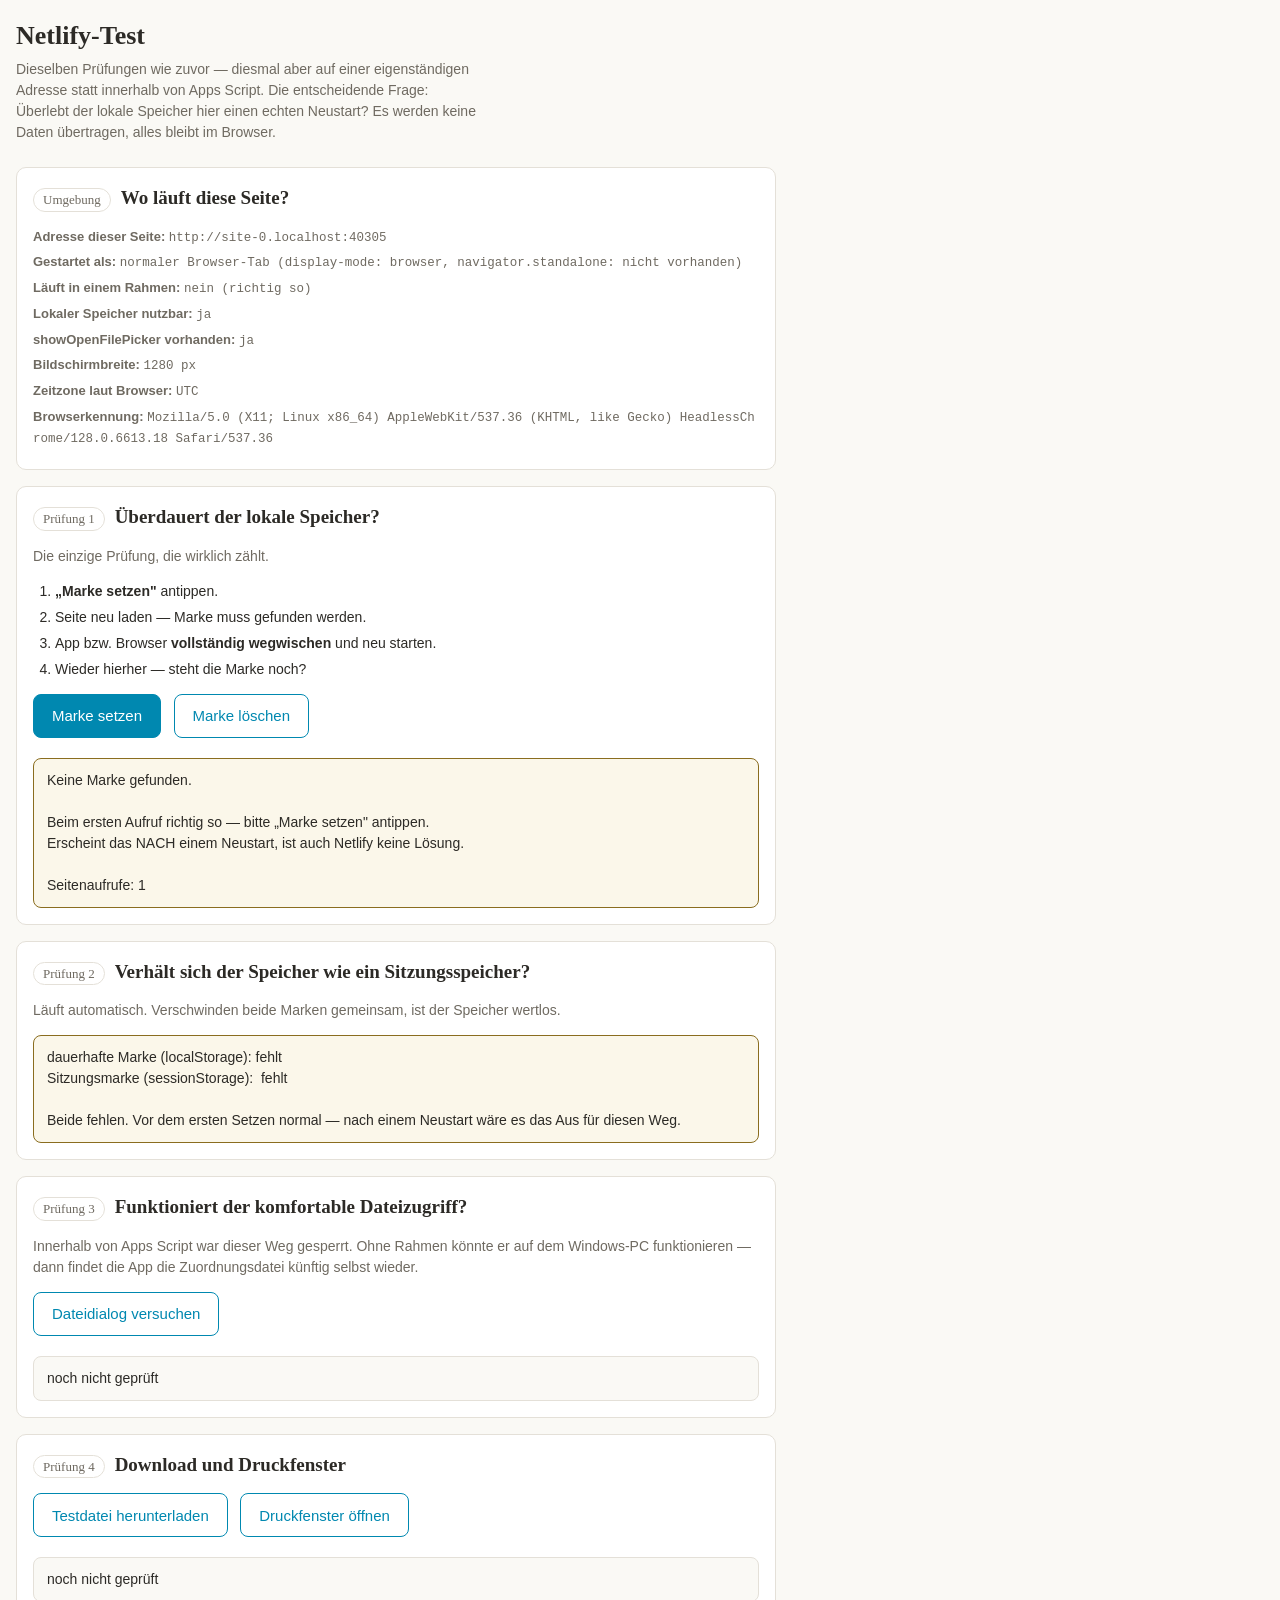
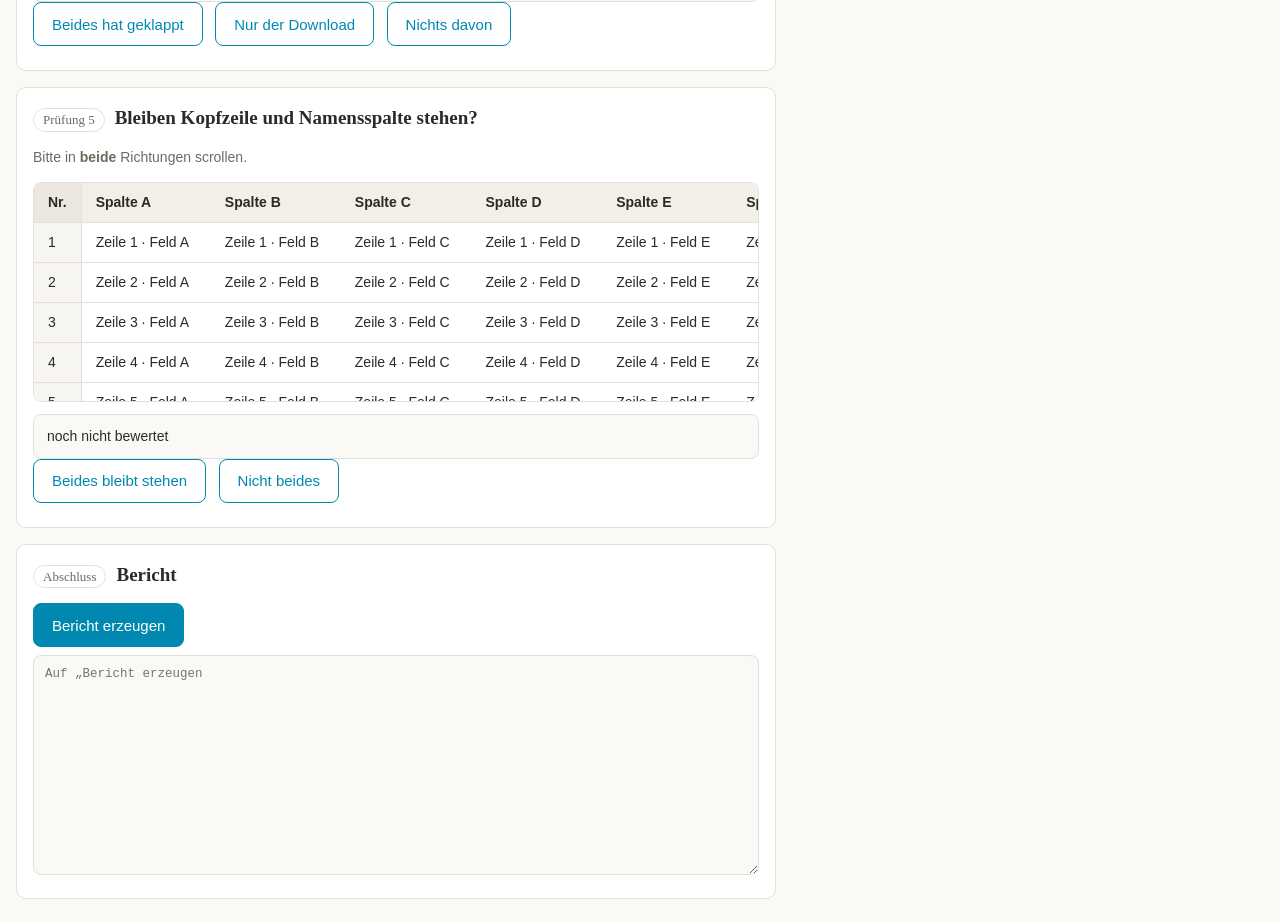
<file: netlify-test/index.html>
<!DOCTYPE html>
<html lang="de">
<head>
  <meta charset="utf-8">
  <title>Netlify-Test</title>
  <meta name="viewport" content="width=device-width, initial-scale=1">
  <link rel="manifest" href="manifest.webmanifest">
  <link rel="icon" href="data:image/svg+xml,%3Csvg xmlns='http://www.w3.org/2000/svg' viewBox='0 0 32 32'%3E%3Crect width='32' height='32' rx='7' fill='%230088b0'/%3E%3Cpath d='M9 16.5l4.5 4.5L23 11.5' stroke='white' stroke-width='3' fill='none' stroke-linecap='round' stroke-linejoin='round'/%3E%3C/svg%3E">
  <meta name="apple-mobile-web-app-capable" content="yes">
  <meta name="apple-mobile-web-app-title" content="Netlify-Test">
  <meta name="theme-color" content="#faf9f5">
  <style>
    :root {
      --grund: #faf9f5; --flaeche: #fff; --text: #2c2a26; --leise: #6f6a61;
      --linie: #e4e0d8; --akzent: #0088b0; --gut: #1e7a4c; --schlecht: #b3261e; --offen: #8a6d1f;
      --serif: Georgia, 'Iowan Old Style', 'Times New Roman', serif;
      --sans: -apple-system, BlinkMacSystemFont, 'Segoe UI', Roboto, sans-serif;
    }
    * { box-sizing: border-box; }
    body { margin: 0; padding: 16px; background: var(--grund); color: var(--text);
           font-family: var(--sans); font-size: 16px; line-height: 1.5;
           -webkit-text-size-adjust: 100%; }
    h1, h2 { font-family: var(--serif); font-weight: 600; }
    h1 { font-size: 26px; margin: 0 0 4px; }
    h2 { font-size: 19px; margin: 0 0 8px; }
    .hinweis { color: var(--leise); font-size: 14px; margin: 0 0 24px; max-width: 60ch; }
    .karte { background: var(--flaeche); border: 1px solid var(--linie); border-radius: 10px;
             padding: 16px; margin-bottom: 16px; max-width: 760px; }
    .kopf { display: flex; align-items: baseline; gap: 10px; flex-wrap: wrap; margin-bottom: 6px; }
    .nummer { font-family: var(--serif); font-size: 13px; color: var(--leise);
              border: 1px solid var(--linie); border-radius: 999px; padding: 1px 9px; white-space: nowrap; }
    .frage { color: var(--leise); font-size: 14px; margin: 0 0 14px; }
    button { font-family: var(--sans); font-size: 15px; min-height: 44px; padding: 10px 18px;
             margin: 0 8px 8px 0; background: var(--flaeche); color: var(--akzent);
             border: 1px solid var(--akzent); border-radius: 8px; cursor: pointer;
             -webkit-tap-highlight-color: transparent; }
    button.wichtig { background: var(--akzent); color: #fff; }
    .ergebnis { margin-top: 12px; padding: 11px 13px; border-radius: 8px;
                border: 1px solid var(--linie); background: var(--grund); font-size: 14px;
                white-space: pre-wrap; word-break: break-word; }
    .ergebnis.gut { border-color: var(--gut); background: #f1f8f4; }
    .ergebnis.schlecht { border-color: var(--schlecht); background: #fdf3f2; }
    .ergebnis.offen { border-color: var(--offen); background: #fbf7ea; }
    .technisch { font-family: ui-monospace, Menlo, Consolas, monospace; font-size: 12.5px; word-break: break-all; }
    .umgebung { font-size: 13px; color: var(--leise); }
    .umgebung div { margin-bottom: 5px; }
    .scrollbereich { height: 220px; overflow: auto; border: 1px solid var(--linie);
                     border-radius: 8px; background: var(--flaeche); -webkit-overflow-scrolling: touch; }
    .scrollbereich table { border-collapse: separate; border-spacing: 0; width: max-content; min-width: 100%; }
    .scrollbereich th, .scrollbereich td { padding: 9px 14px; border-bottom: 1px solid var(--linie);
                                           text-align: left; font-size: 14px; white-space: nowrap;
                                           background: var(--flaeche); }
    .scrollbereich thead th { position: -webkit-sticky; position: sticky; top: 0; z-index: 2; background: #f2efe8; }
    .scrollbereich .haftlinks { position: -webkit-sticky; position: sticky; left: 0; z-index: 1;
                                background: #f7f5f0; border-right: 1px solid var(--linie); }
    .scrollbereich thead th.haftlinks { z-index: 3; background: #ece8df; }
    textarea { width: 100%; min-height: 220px; font-family: ui-monospace, Menlo, Consolas, monospace;
               font-size: 12.5px; padding: 11px; border: 1px solid var(--linie);
               border-radius: 8px; background: var(--grund); color: var(--text); }
    ol.anleitung { margin: 0 0 14px; padding-left: 22px; font-size: 14px; }
    ol.anleitung li { margin-bottom: 5px; }
    @media (prefers-reduced-motion: reduce) { * { animation: none !important; transition: none !important; } }
  </style>
</head>
<body>

  <h1>Netlify-Test</h1>
  <p class="hinweis">
    Dieselben Prüfungen wie zuvor — diesmal aber auf einer eigenständigen Adresse statt
    innerhalb von Apps Script. Die entscheidende Frage: Überlebt der lokale Speicher hier
    einen echten Neustart? Es werden keine Daten übertragen, alles bleibt im Browser.
  </p>

  <div class="karte">
    <div class="kopf"><span class="nummer">Umgebung</span><h2>Wo läuft diese Seite?</h2></div>
    <div class="umgebung" id="umgebung"></div>
  </div>

  <div class="karte">
    <div class="kopf"><span class="nummer">Prüfung 1</span><h2>Überdauert der lokale Speicher?</h2></div>
    <p class="frage">Die einzige Prüfung, die wirklich zählt.</p>
    <ol class="anleitung">
      <li><strong>„Marke setzen"</strong> antippen.</li>
      <li>Seite neu laden — Marke muss gefunden werden.</li>
      <li>App bzw. Browser <strong>vollständig wegwischen</strong> und neu starten.</li>
      <li>Wieder hierher — steht die Marke noch?</li>
    </ol>
    <button class="wichtig" id="btnSetzen">Marke setzen</button>
    <button id="btnLoeschen">Marke löschen</button>
    <div class="ergebnis" id="erg1">wird geprüft …</div>
  </div>

  <div class="karte">
    <div class="kopf"><span class="nummer">Prüfung 2</span><h2>Verhält sich der Speicher wie ein Sitzungsspeicher?</h2></div>
    <p class="frage">Läuft automatisch. Verschwinden beide Marken gemeinsam, ist der Speicher wertlos.</p>
    <div class="ergebnis" id="erg2">wird geprüft …</div>
  </div>

  <div class="karte">
    <div class="kopf"><span class="nummer">Prüfung 3</span><h2>Funktioniert der komfortable Dateizugriff?</h2></div>
    <p class="frage">
      Innerhalb von Apps Script war dieser Weg gesperrt. Ohne Rahmen könnte er auf dem
      Windows-PC funktionieren — dann findet die App die Zuordnungsdatei künftig selbst wieder.
    </p>
    <button id="btnPicker">Dateidialog versuchen</button>
    <div class="ergebnis" id="erg3">noch nicht geprüft</div>
  </div>

  <div class="karte">
    <div class="kopf"><span class="nummer">Prüfung 4</span><h2>Download und Druckfenster</h2></div>
    <button id="btnDownload">Testdatei herunterladen</button>
    <button id="btnFenster">Druckfenster öffnen</button>
    <div class="ergebnis" id="erg4">noch nicht geprüft</div>
    <button id="btn4ja">Beides hat geklappt</button>
    <button id="btn4teil">Nur der Download</button>
    <button id="btn4nein">Nichts davon</button>
  </div>

  <div class="karte">
    <div class="kopf"><span class="nummer">Prüfung 5</span><h2>Bleiben Kopfzeile und Namensspalte stehen?</h2></div>
    <p class="frage">Bitte in <strong>beide</strong> Richtungen scrollen.</p>
    <div class="scrollbereich">
      <table>
        <thead><tr><th class="haftlinks">Nr.</th><th>Spalte A</th><th>Spalte B</th><th>Spalte C</th>
        <th>Spalte D</th><th>Spalte E</th><th>Spalte F</th><th>Spalte G</th><th>Spalte H</th></tr></thead>
        <tbody id="koerper"></tbody>
      </table>
    </div>
    <div class="ergebnis" id="erg5">noch nicht bewertet</div>
    <button id="btn5ja">Beides bleibt stehen</button>
    <button id="btn5nein">Nicht beides</button>
  </div>

  <div class="karte">
    <div class="kopf"><span class="nummer">Abschluss</span><h2>Bericht</h2></div>
    <button class="wichtig" id="btnBericht">Bericht erzeugen</button>
    <textarea id="bericht" readonly placeholder="Auf „Bericht erzeugen" tippen …"></textarea>
  </div>

<script>
(function () {
  'use strict';

  var MARKE    = 'netlifytest_marke';
  var ZAEHLER  = 'netlifytest_zaehler';
  var SITZMARKE = 'netlifytest_sitzung';

  var befund = { p1: 'nicht geprüft', p2: 'nicht geprüft', p3: 'nicht geprüft',
                 p4: 'nicht geprüft', p5: 'nicht geprüft' };

  function el(id) { return document.getElementById(id); }
  function zeige(id, text, art) {
    var k = el(id); k.textContent = text; k.className = 'ergebnis' + (art ? ' ' + art : '');
  }
  function jetzt() {
    var d = new Date(); function z(n) { return (n < 10 ? '0' : '') + n; }
    return d.getFullYear() + '-' + z(d.getMonth() + 1) + '-' + z(d.getDate()) + ' ' +
           z(d.getHours()) + ':' + z(d.getMinutes()) + ':' + z(d.getSeconds());
  }
  function lies(s)  { try { return localStorage.getItem(s); } catch (e) { return null; } }
  function schreib(s, w) { try { localStorage.setItem(s, w); return true; } catch (e) { return e.name + ': ' + e.message; } }
  function loesche(s) { try { localStorage.removeItem(s); } catch (e) {} }

  var herkunft = '(nicht lesbar)';
  try { herkunft = location.origin; } catch (e) {}
  var imRahmen = false;
  try { imRahmen = (window.self !== window.top); } catch (e) { imRahmen = true; }

  var anzeigeModus = (function () {
    var treffer = [];
    ['standalone', 'fullscreen', 'minimal-ui', 'browser'].forEach(function (m) {
      try { if (matchMedia('(display-mode: ' + m + ')').matches) treffer.push(m); } catch (e) {}
    });
    var navFlag = 'nicht vorhanden';
    try { if (typeof navigator.standalone !== 'undefined') navFlag = String(navigator.standalone); } catch (e) {}
    var alsApp = treffer.indexOf('standalone') !== -1 || treffer.indexOf('fullscreen') !== -1 || navFlag === 'true';
    return { medien: treffer.join(', ') || 'unbekannt', navigatorFlag: navFlag,
             text: alsApp ? 'Home-Bildschirm-App' : 'normaler Browser-Tab' };
  })();

  var speicherOk = true, speicherFehler = '';
  try { localStorage.setItem('netlifytest_probe', '1'); localStorage.removeItem('netlifytest_probe'); }
  catch (e) { speicherOk = false; speicherFehler = e.name + ': ' + e.message; }

  (function () {
    var zeilen = [
      ['Adresse dieser Seite', herkunft],
      ['Gestartet als', anzeigeModus.text + '  (display-mode: ' + anzeigeModus.medien +
                        ', navigator.standalone: ' + anzeigeModus.navigatorFlag + ')'],
      ['Läuft in einem Rahmen', imRahmen ? 'JA — unerwartet!' : 'nein (richtig so)'],
      ['Lokaler Speicher nutzbar', speicherOk ? 'ja' : 'NEIN — ' + speicherFehler],
      ['showOpenFilePicker vorhanden', (typeof window.showOpenFilePicker === 'function') ? 'ja' : 'nein'],
      ['Bildschirmbreite', innerWidth + ' px'],
      ['Zeitzone laut Browser', (function () { try { return Intl.DateTimeFormat().resolvedOptions().timeZone; } catch (e) { return 'unbekannt'; } })()],
      ['Browserkennung', navigator.userAgent]
    ];
    el('umgebung').innerHTML = zeilen.map(function (z) {
      return '<div><strong>' + z[0] + ':</strong> <span class="technisch">' +
             String(z[1]).replace(/&/g, '&amp;').replace(/</g, '&lt;') + '</span></div>';
    }).join('');
  })();

  // --- Prüfung 1 ---------------------------------------------------------
  (function pruefe1() {
    if (!speicherOk) {
      befund.p1 = 'FEHLGESCHLAGEN — Speicher nicht nutzbar (' + speicherFehler + ')';
      zeige('erg1', 'Der lokale Speicher ist hier nicht nutzbar.\n' + speicherFehler, 'schlecht');
      return;
    }
    var n = parseInt(lies(ZAEHLER), 10); n = (isNaN(n) ? 0 : n) + 1; schreib(ZAEHLER, String(n));
    var roh = lies(MARKE);
    if (!roh) {
      befund.p1 = 'keine Marke gefunden (Aufruf Nr. ' + n + ')';
      zeige('erg1', 'Keine Marke gefunden.\n\nBeim ersten Aufruf richtig so — bitte ' +
                    '„Marke setzen" antippen.\nErscheint das NACH einem Neustart, ist auch ' +
                    'Netlify keine Lösung.\n\nSeitenaufrufe: ' + n, 'offen');
      return;
    }
    var d; try { d = JSON.parse(roh); } catch (e) {
      befund.p1 = 'Marke unlesbar'; zeige('erg1', 'Marke unlesbar: ' + roh, 'schlecht'); return;
    }
    befund.p1 = 'Marke überdauert (gesetzt ' + d.zeit + ', Aufruf Nr. ' + n + ')';
    zeige('erg1', 'Marke gefunden.\n\ngesetzt am:       ' + d.zeit +
                  '\ngesetzt auf:      ' + d.herkunft +
                  '\naktuelle Adresse: ' + herkunft +
                  '\nSeitenaufrufe:    ' + n +
                  '\n\nWenn Sie zwischendurch die App vollständig weggewischt haben, ist ' +
                  'das das gesuchte Ergebnis.', 'gut');
  })();

  el('btnSetzen').addEventListener('click', function () {
    var r = schreib(MARKE, JSON.stringify({ zeit: jetzt(), herkunft: herkunft }));
    try { sessionStorage.setItem(SITZMARKE, jetzt()); } catch (e) {}
    if (r === true) {
      befund.p1 = 'Marke soeben gesetzt, noch nicht nachgeprüft';
      zeige('erg1', 'Marke gesetzt am ' + jetzt() + '.\n\nJetzt die App vollständig ' +
                    'wegwischen, neu starten und wiederkommen.', 'gut');
    } else {
      befund.p1 = 'FEHLGESCHLAGEN beim Setzen — ' + r;
      zeige('erg1', 'Konnte nicht gesetzt werden: ' + r, 'schlecht');
    }
  });

  el('btnLoeschen').addEventListener('click', function () {
    loesche(MARKE); loesche(ZAEHLER);
    try { sessionStorage.removeItem(SITZMARKE); } catch (e) {}
    befund.p1 = 'zurückgesetzt';
    zeige('erg1', 'Marke und Zähler gelöscht.', 'offen');
  });

  // --- Prüfung 2 ---------------------------------------------------------
  (function pruefe2() {
    var dauerhaft = !!lies(MARKE);
    var sitzung = false;
    try { sitzung = !!sessionStorage.getItem(SITZMARKE); } catch (e) {}
    var t = 'dauerhafte Marke (localStorage): ' + (dauerhaft ? 'vorhanden' : 'fehlt') + '\n' +
            'Sitzungsmarke (sessionStorage):  ' + (sitzung ? 'vorhanden' : 'fehlt') + '\n\n';
    if (dauerhaft && !sitzung) {
      befund.p2 = 'GUT — dauerhafte Marke überlebt, Sitzungsmarke nicht (gesundes Verhalten)';
      zeige('erg2', t + 'Genau das gesunde Verhalten: Die Sitzungsmarke ist weg, die ' +
                    'dauerhafte hat überdauert. Der Speicher ist wirklich dauerhaft.', 'gut');
    } else if (!dauerhaft && !sitzung) {
      befund.p2 = 'beide fehlen — noch nichts gesetzt, oder beide gemeinsam verloren';
      zeige('erg2', t + 'Beide fehlen. Vor dem ersten Setzen normal — nach einem Neustart ' +
                    'wäre es das Aus für diesen Weg.', 'offen');
    } else if (dauerhaft && sitzung) {
      befund.p2 = 'beide vorhanden — kein Neustart erfolgt, noch keine Aussage';
      zeige('erg2', t + 'Beide da: seit dem Setzen wurde nicht vollständig neu gestartet.', 'offen');
    } else {
      befund.p2 = 'ungewöhnlich — Sitzungsmarke ohne dauerhafte Marke';
      zeige('erg2', t + 'Ungewöhnlich. Bitte genau so melden.', 'schlecht');
    }
  })();

  // --- Prüfung 3 ---------------------------------------------------------
  el('btnPicker').addEventListener('click', function () {
    if (typeof window.showOpenFilePicker !== 'function') {
      befund.p3 = 'nicht vorhanden (auf dem iPad erwartet)';
      zeige('erg3', 'Dieser Browser kennt den komfortablen Dateizugriff nicht.\n' +
                    'Auf dem iPad erwartet — dort bleibt es bei der Dateiauswahl.', 'offen');
      return;
    }
    try {
      window.showOpenFilePicker({ multiple: false }).then(function () {
        befund.p3 = 'FUNKTIONIERT — komfortabler Dateizugriff verfügbar';
        zeige('erg3', 'Der Dateidialog hat funktioniert. Auf diesem Gerät kann die App die ' +
                      'Zuordnungsdatei künftig selbst wiederfinden.', 'gut');
      }).catch(function (e) {
        if (e && e.name === 'AbortError') {
          befund.p3 = 'Dialog erschien, abgebrochen — Weg grundsätzlich verfügbar';
          zeige('erg3', 'Dialog erschien, wurde abgebrochen. Der Weg funktioniert also. ' +
                        'Gern noch einmal mit Dateiauswahl bestätigen.', 'offen');
        } else {
          befund.p3 = 'BLOCKIERT — ' + (e && e.name) + ': ' + (e && e.message);
          zeige('erg3', 'Blockiert.\n\n' + (e && e.name) + ': ' + (e && e.message), 'offen');
        }
      });
    } catch (e) {
      befund.p3 = 'BLOCKIERT (sofort) — ' + e.name + ': ' + e.message;
      zeige('erg3', 'Sofort abgewiesen.\n\n' + e.name + ': ' + e.message, 'offen');
    }
  });

  // --- Prüfung 4 ---------------------------------------------------------
  el('btnDownload').addEventListener('click', function () {
    try {
      var blob = new Blob(['﻿schluessel;spalte_a\r\nTEST-01;wert\r\n'], { type: 'text/csv;charset=utf-8' });
      var url = URL.createObjectURL(blob);
      var a = document.createElement('a');
      a.href = url; a.download = 'netlifytest.csv';
      document.body.appendChild(a); a.click(); document.body.removeChild(a);
      setTimeout(function () { URL.revokeObjectURL(url); }, 4000);
      zeige('erg4', 'Download ausgelöst. Bitte prüfen und unten angeben.', 'offen');
    } catch (e) { zeige('erg4', 'Fehler: ' + e.name + ': ' + e.message, 'schlecht'); }
  });

  el('btnFenster').addEventListener('click', function () {
    try {
      var blob = new Blob(['<!DOCTYPE html><html lang="de"><head><meta charset="utf-8">' +
        '<title>Druckansicht</title></head><body style="font-family:Georgia,serif;padding:40px">' +
        '<h1>Druckansicht</h1><p>Sichtbar? Dann funktioniert es.</p></body></html>'], { type: 'text/html' });
      var url = URL.createObjectURL(blob);
      var f = window.open(url, '_blank');
      zeige('erg4', f ? 'Fenster ausgelöst. Bitte prüfen und unten angeben.'
                      : 'Fenster wurde blockiert. Bitte unten angeben.', f ? 'offen' : 'schlecht');
      setTimeout(function () { URL.revokeObjectURL(url); }, 20000);
    } catch (e) { zeige('erg4', 'Fehler: ' + e.name + ': ' + e.message, 'schlecht'); }
  });

  el('btn4ja').addEventListener('click', function () {
    befund.p4 = 'Download und Druckfenster funktionieren'; zeige('erg4', 'Notiert: beides klappt.', 'gut');
  });
  el('btn4teil').addEventListener('click', function () {
    befund.p4 = 'nur Download, kein Druckfenster'; zeige('erg4', 'Notiert: nur der Download.', 'offen');
  });
  el('btn4nein').addEventListener('click', function () {
    befund.p4 = 'weder Download noch Druckfenster'; zeige('erg4', 'Notiert: nichts davon.', 'schlecht');
  });

  // --- Prüfung 5 ---------------------------------------------------------
  (function () {
    var h = '';
    for (var i = 1; i <= 25; i++) {
      h += '<tr><td class="haftlinks">' + i + '</td>';
      for (var s = 0; s < 8; s++) h += '<td>Zeile ' + i + ' · Feld ' + String.fromCharCode(65 + s) + '</td>';
      h += '</tr>';
    }
    el('koerper').innerHTML = h;
  })();

  el('btn5ja').addEventListener('click', function () {
    befund.p5 = 'FUNKTIONIERT — beides bleibt stehen'; zeige('erg5', 'Notiert: beides bleibt stehen.', 'gut');
  });
  el('btn5nein').addEventListener('click', function () {
    befund.p5 = 'FEHLGESCHLAGEN — nicht beides bleibt stehen'; zeige('erg5', 'Notiert.', 'schlecht');
  });

  // --- Bericht -----------------------------------------------------------
  el('btnBericht').addEventListener('click', function () {
    el('bericht').value = [
      'NETLIFY-TEST — BERICHT',
      'erzeugt: ' + jetzt(),
      '',
      'UMGEBUNG',
      '  Adresse:            ' + herkunft,
      '  Gestartet als:      ' + anzeigeModus.text + ' (display-mode: ' + anzeigeModus.medien +
        ', navigator.standalone: ' + anzeigeModus.navigatorFlag + ')',
      '  Im Rahmen:          ' + (imRahmen ? 'JA - unerwartet' : 'nein'),
      '  Speicher nutzbar:   ' + (speicherOk ? 'ja' : 'NEIN - ' + speicherFehler),
      '  Breite:             ' + innerWidth + ' px',
      '  Browser:            ' + navigator.userAgent,
      '',
      'ERGEBNISSE',
      '  1 lokaler Speicher: ' + befund.p1,
      '  2 Speicherart:      ' + befund.p2,
      '  3 Dateidialog:      ' + befund.p3,
      '  4 Download/Fenster: ' + befund.p4,
      '  5 haftende Spalten: ' + befund.p5,
      '',
      'GERAET: ',
      'SCHRITT (was ist seit dem Setzen der Marke passiert?): '
    ].join('\n');
  });
})();
</script>
</body>
</html>
</file>
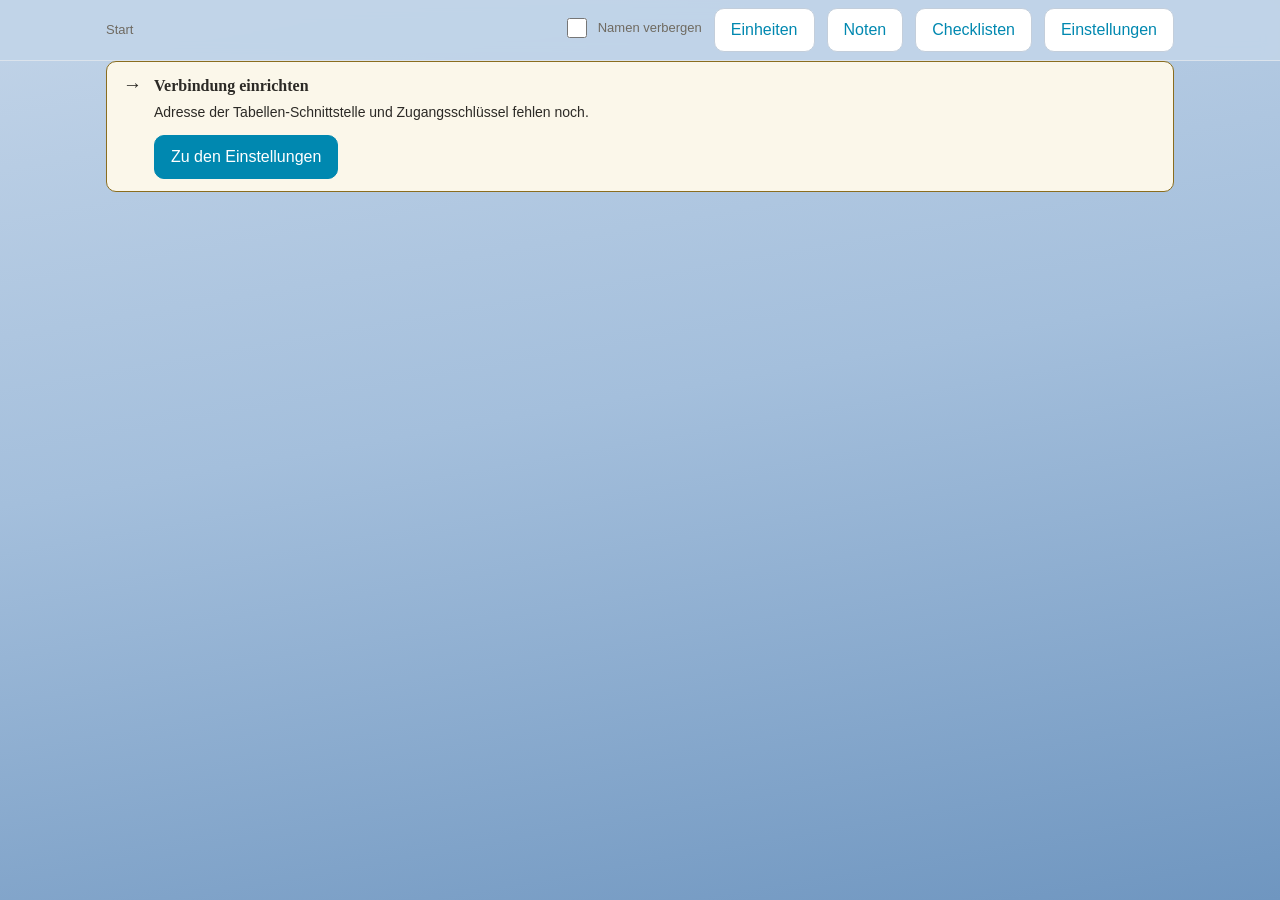
<file: netlify/index.html>
<!DOCTYPE html>
<html lang="de">
<head>
  <meta charset="utf-8">
  <title>Kommandozentrale Deutsch</title>
  <meta name="viewport" content="width=device-width, initial-scale=1, viewport-fit=cover">
  <meta name="description" content="Tägliche Kommandozentrale für den Deutschunterricht.">
  <link rel="manifest" href="manifest.webmanifest">
  <link rel="stylesheet" href="css/stil.css">
  <meta name="apple-mobile-web-app-capable" content="yes">
  <meta name="apple-mobile-web-app-title" content="Deutsch">
  <meta name="apple-mobile-web-app-status-bar-style" content="default">
  <meta name="theme-color" content="#faf9f5">
  <link rel="icon" href="data:image/svg+xml,%3Csvg xmlns='http://www.w3.org/2000/svg' viewBox='0 0 32 32'%3E%3Crect width='32' height='32' rx='7' fill='%230088b0'/%3E%3Ctext x='16' y='23' font-family='Georgia,serif' font-size='19' font-weight='600' fill='white' text-anchor='middle'%3ED%3C/text%3E%3C/svg%3E">
</head>
<body>

  <header class="kopfleiste" id="kopf"></header>

  <main class="huelle" id="inhalt">
    <div class="laedt"><span class="punkt"></span><span>Anwendung wird gestartet …</span></div>
  </main>

  <noscript>
    <div class="huelle" style="padding-top:32px">
      <div class="hinweis schlecht">
        <div class="text">
          <h3>JavaScript ist deaktiviert</h3>
          <div>Diese Anwendung arbeitet vollständig im Browser und benötigt JavaScript.</div>
        </div>
      </div>
    </div>
  </noscript>

  <script type="module" src="js/app.js"></script>
</body>
</html>
</file>
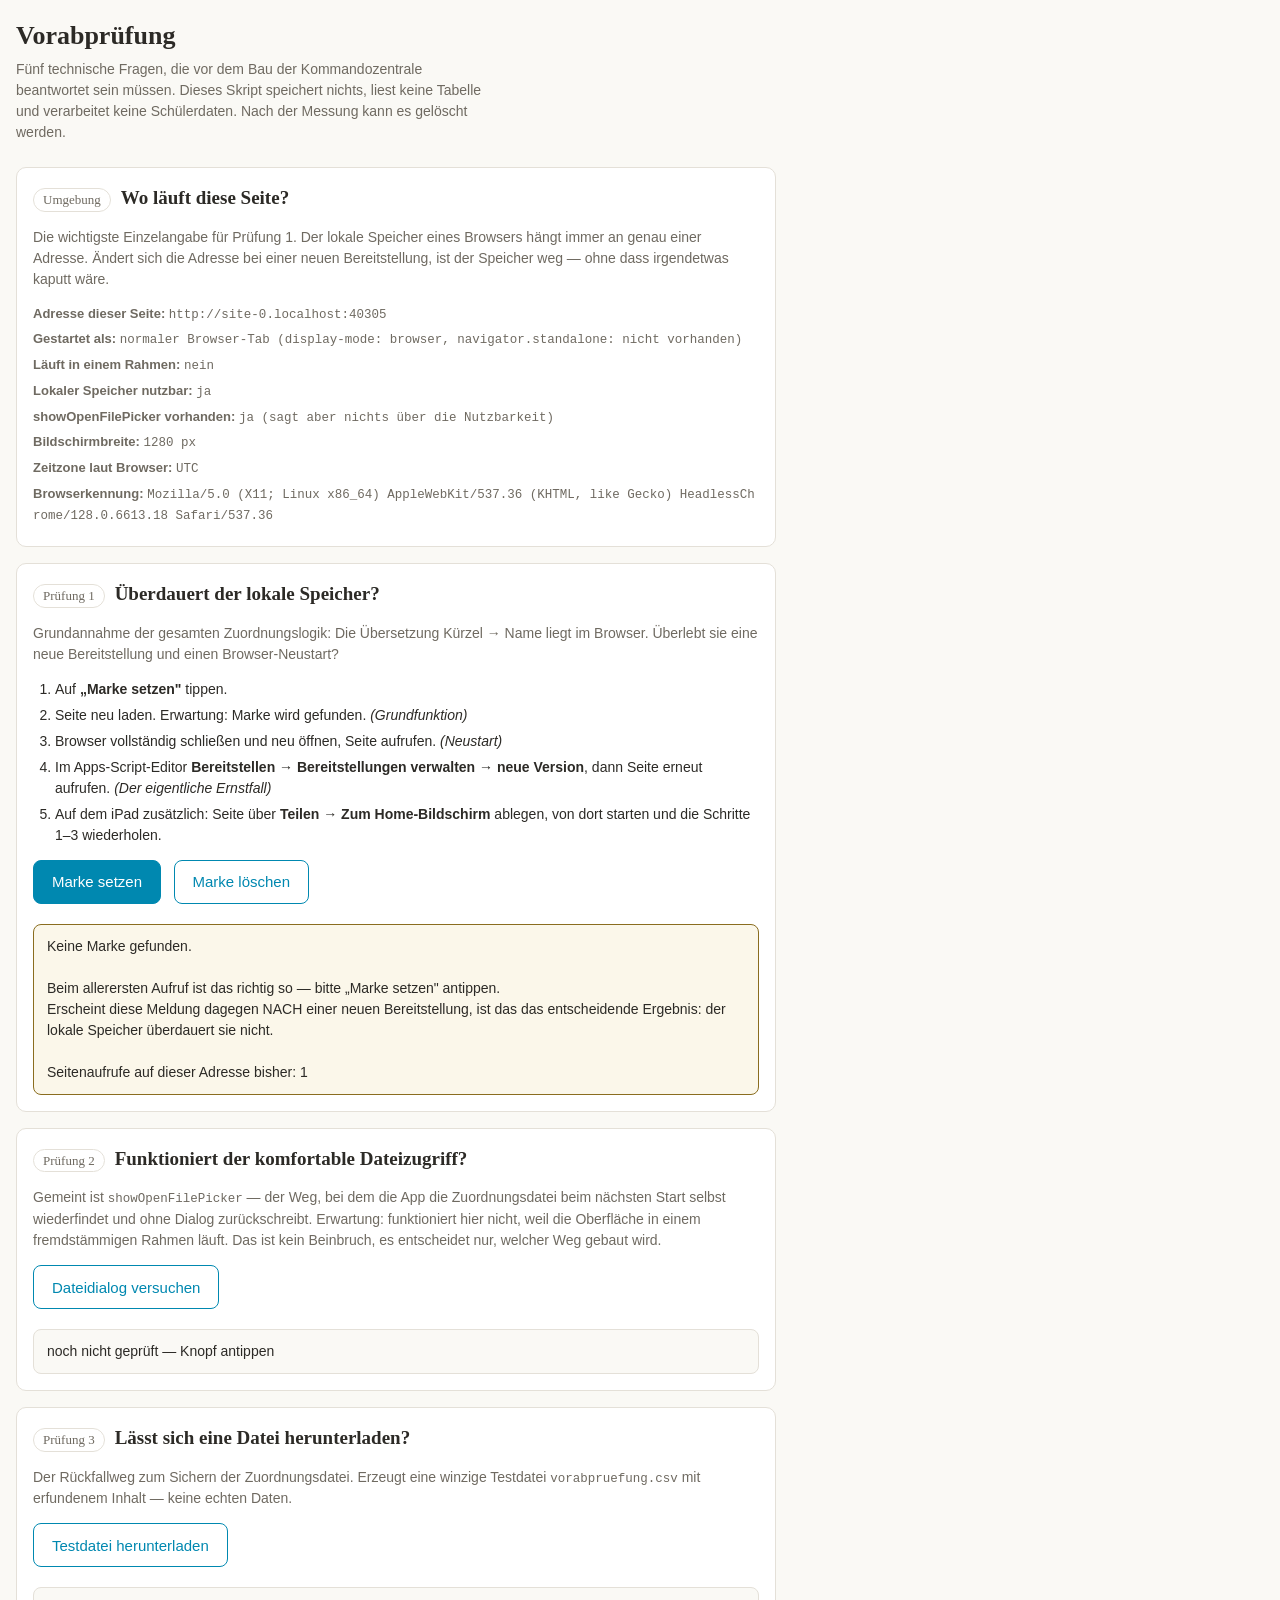
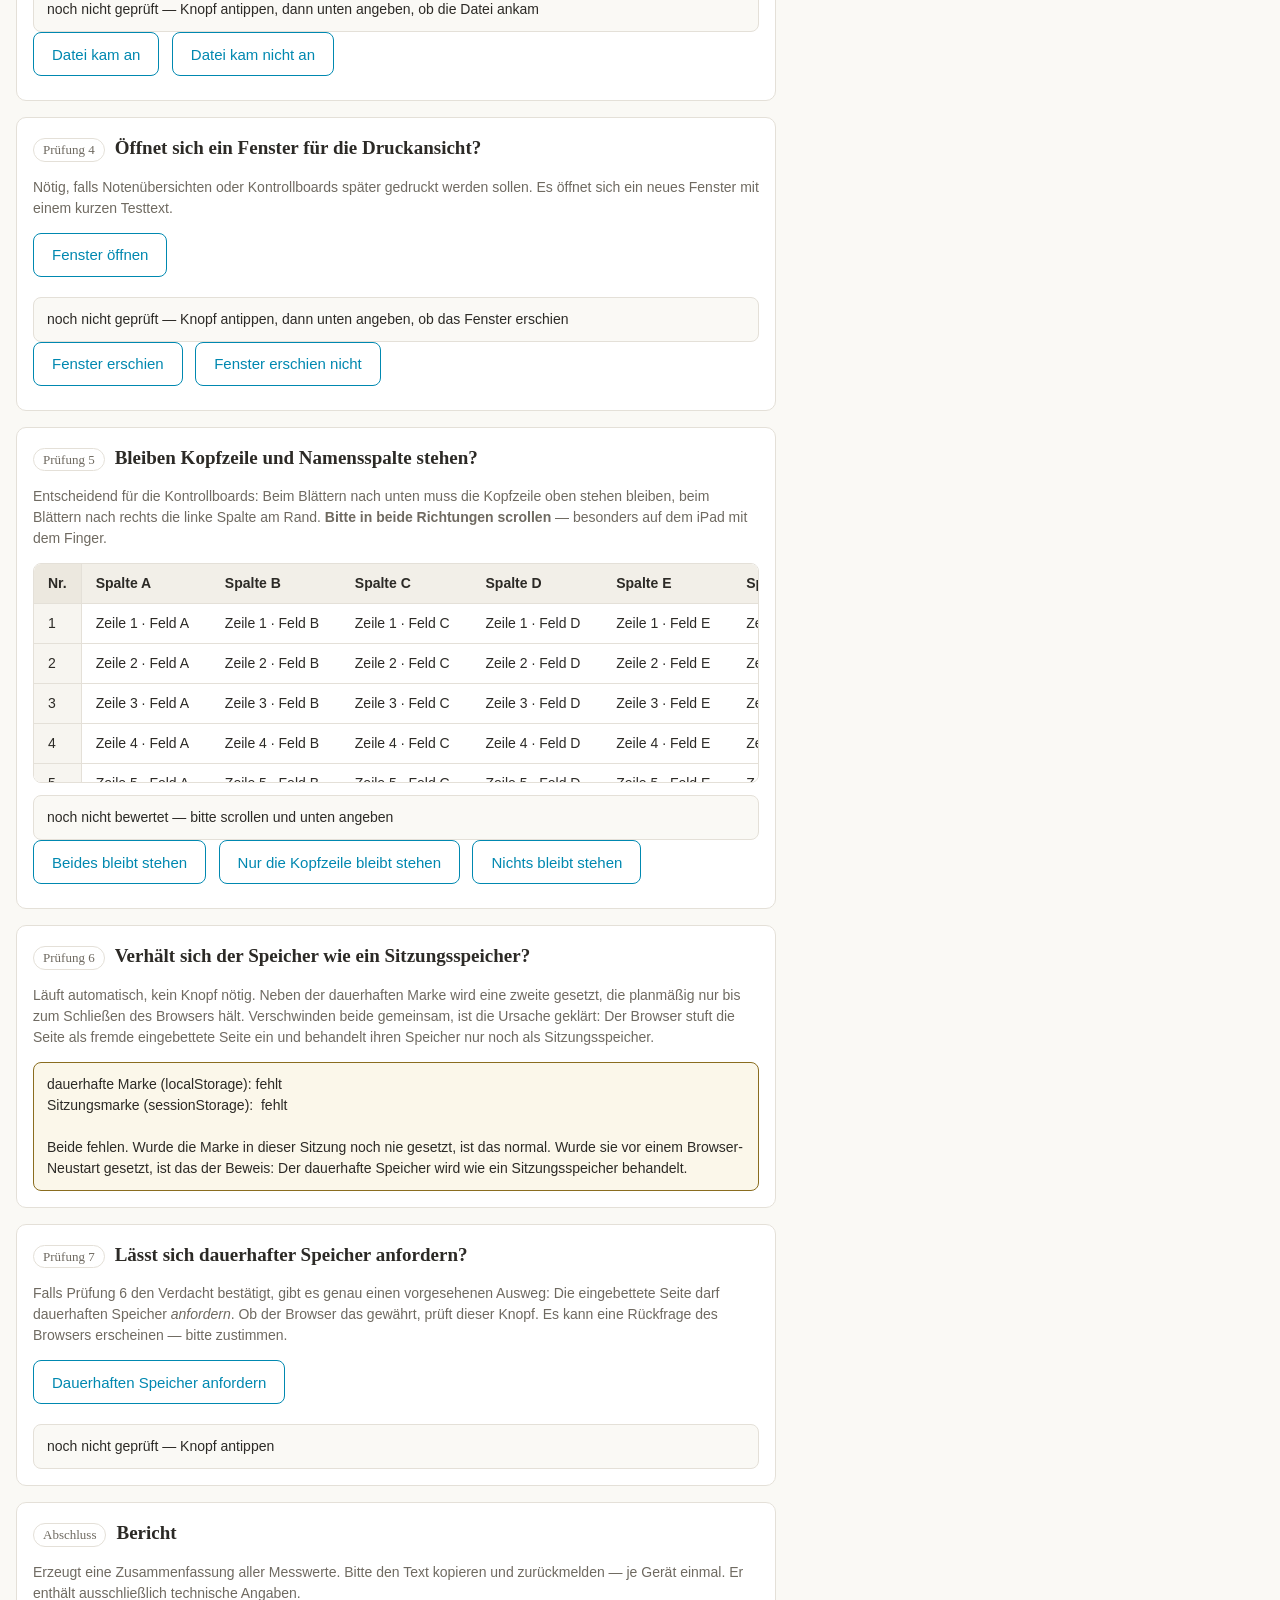
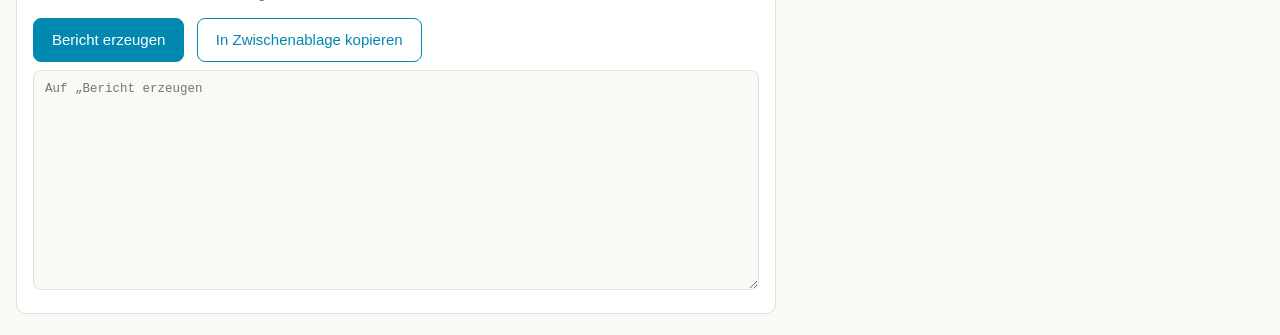
<file: vorabpruefung/Index.html>
<!DOCTYPE html>
<html lang="de">
<head>
  <base target="_top">
  <meta charset="utf-8">
  <title>Vorabprüfung</title>
  <style>
    :root {
      --grund:        #faf9f5;
      --flaeche:      #ffffff;
      --text:         #2c2a26;
      --text-leise:   #6f6a61;
      --linie:        #e4e0d8;
      --akzent:       #0088b0;
      --gut:          #1e7a4c;
      --schlecht:     #b3261e;
      --offen:        #8a6d1f;
      --serif:        Georgia, 'Iowan Old Style', 'Times New Roman', serif;
      --sans:         -apple-system, BlinkMacSystemFont, 'Segoe UI', Roboto, sans-serif;
      --abstand:      16px;
      --radius:       10px;
    }

    * { box-sizing: border-box; }

    body {
      margin: 0;
      padding: var(--abstand);
      background: var(--grund);
      color: var(--text);
      font-family: var(--sans);
      font-size: 16px;
      line-height: 1.5;
      -webkit-text-size-adjust: 100%;
    }

    h1, h2 { font-family: var(--serif); font-weight: 600; }
    h1 { font-size: 26px; margin: 0 0 4px; }
    h2 { font-size: 19px; margin: 0 0 8px; }

    .hinweis {
      color: var(--text-leise);
      font-size: 14px;
      margin: 0 0 24px;
      max-width: 60ch;
    }

    .karte {
      background: var(--flaeche);
      border: 1px solid var(--linie);
      border-radius: var(--radius);
      padding: var(--abstand);
      margin-bottom: var(--abstand);
      max-width: 760px;
    }

    .kopf {
      display: flex;
      align-items: baseline;
      gap: 10px;
      flex-wrap: wrap;
      margin-bottom: 6px;
    }

    .nummer {
      font-family: var(--serif);
      font-size: 13px;
      color: var(--text-leise);
      border: 1px solid var(--linie);
      border-radius: 999px;
      padding: 1px 9px;
      white-space: nowrap;
    }

    .frage { color: var(--text-leise); font-size: 14px; margin: 0 0 14px; }

    button {
      font-family: var(--sans);
      font-size: 15px;
      min-height: 44px;
      padding: 10px 18px;
      margin: 0 8px 8px 0;
      background: var(--flaeche);
      color: var(--akzent);
      border: 1px solid var(--akzent);
      border-radius: 8px;
      cursor: pointer;
      -webkit-tap-highlight-color: transparent;
    }
    button:active { background: #f0f8fb; }
    button.wichtig { background: var(--akzent); color: #fff; }

    .ergebnis {
      margin-top: 12px;
      padding: 11px 13px;
      border-radius: 8px;
      border: 1px solid var(--linie);
      background: var(--grund);
      font-size: 14px;
      white-space: pre-wrap;
      word-break: break-word;
    }
    .ergebnis.gut      { border-color: var(--gut);      background: #f1f8f4; }
    .ergebnis.schlecht { border-color: var(--schlecht); background: #fdf3f2; }
    .ergebnis.offen    { border-color: var(--offen);    background: #fbf7ea; }

    .marke { font-weight: 600; }
    .marke.gut      { color: var(--gut); }
    .marke.schlecht { color: var(--schlecht); }
    .marke.offen    { color: var(--offen); }

    code, .technisch {
      font-family: ui-monospace, 'SF Mono', Menlo, Consolas, monospace;
      font-size: 12.5px;
      word-break: break-all;
    }

    /* --- Prüfung 5: sticky im eigenen Scroll-Container --------------------- */
    .scrollbereich {
      height: 220px;
      overflow: auto;
      border: 1px solid var(--linie);
      border-radius: 8px;
      background: var(--flaeche);
      -webkit-overflow-scrolling: touch;
    }
    .scrollbereich table { border-collapse: separate; border-spacing: 0; width: max-content; min-width: 100%; }
    .scrollbereich th, .scrollbereich td {
      padding: 9px 14px;
      border-bottom: 1px solid var(--linie);
      text-align: left;
      font-size: 14px;
      white-space: nowrap;
      background: var(--flaeche);
    }
    .scrollbereich thead th {
      position: -webkit-sticky; position: sticky; top: 0; z-index: 2;
      background: #f2efe8;
      border-bottom: 1px solid var(--linie);
    }
    .scrollbereich .haftlinks {
      position: -webkit-sticky; position: sticky; left: 0; z-index: 1;
      background: #f7f5f0;
      border-right: 1px solid var(--linie);
    }
    .scrollbereich thead th.haftlinks { z-index: 3; background: #ece8df; }

    .umgebung { font-size: 13px; color: var(--text-leise); }
    .umgebung div { margin-bottom: 5px; }

    textarea {
      width: 100%;
      min-height: 220px;
      font-family: ui-monospace, Menlo, Consolas, monospace;
      font-size: 12.5px;
      padding: 11px;
      border: 1px solid var(--linie);
      border-radius: 8px;
      background: var(--grund);
      color: var(--text);
    }

    ol.anleitung { margin: 0 0 14px; padding-left: 22px; font-size: 14px; }
    ol.anleitung li { margin-bottom: 5px; }

    @media (prefers-reduced-motion: reduce) {
      * { animation: none !important; transition: none !important; }
    }
  </style>
</head>
<body>

  <h1>Vorabprüfung</h1>
  <p class="hinweis">
    Fünf technische Fragen, die vor dem Bau der Kommandozentrale beantwortet sein müssen.
    Dieses Skript speichert nichts, liest keine Tabelle und verarbeitet keine Schülerdaten.
    Nach der Messung kann es gelöscht werden.
  </p>

  <!-- ===================================================================== -->
  <div class="karte">
    <div class="kopf"><span class="nummer">Umgebung</span><h2>Wo läuft diese Seite?</h2></div>
    <p class="frage">
      Die wichtigste Einzelangabe für Prüfung&nbsp;1. Der lokale Speicher eines Browsers hängt
      immer an genau einer Adresse. Ändert sich die Adresse bei einer neuen Bereitstellung,
      ist der Speicher weg — ohne dass irgendetwas kaputt wäre.
    </p>
    <div class="umgebung" id="umgebung"></div>
  </div>

  <!-- ===================================================================== -->
  <div class="karte">
    <div class="kopf"><span class="nummer">Prüfung 1</span><h2>Überdauert der lokale Speicher?</h2></div>
    <p class="frage">
      Grundannahme der gesamten Zuordnungslogik: Die Übersetzung Kürzel&nbsp;→&nbsp;Name liegt
      im Browser. Überlebt sie eine neue Bereitstellung und einen Browser-Neustart?
    </p>

    <ol class="anleitung">
      <li>Auf <strong>„Marke setzen"</strong> tippen.</li>
      <li>Seite neu laden. Erwartung: Marke wird gefunden. <em>(Grundfunktion)</em></li>
      <li>Browser vollständig schließen und neu öffnen, Seite aufrufen. <em>(Neustart)</em></li>
      <li>Im Apps-Script-Editor <strong>Bereitstellen → Bereitstellungen verwalten → neue Version</strong>,
          dann Seite erneut aufrufen. <em>(Der eigentliche Ernstfall)</em></li>
      <li>Auf dem iPad zusätzlich: Seite über <strong>Teilen → Zum Home-Bildschirm</strong> ablegen,
          von dort starten und die Schritte 1–3 wiederholen.</li>
    </ol>

    <button class="wichtig" id="btnMarkeSetzen">Marke setzen</button>
    <button id="btnMarkeLoeschen">Marke löschen</button>
    <div class="ergebnis" id="erg1">wird geprüft …</div>
  </div>

  <!-- ===================================================================== -->
  <div class="karte">
    <div class="kopf"><span class="nummer">Prüfung 2</span><h2>Funktioniert der komfortable Dateizugriff?</h2></div>
    <p class="frage">
      Gemeint ist <code>showOpenFilePicker</code> — der Weg, bei dem die App die Zuordnungsdatei
      beim nächsten Start selbst wiederfindet und ohne Dialog zurückschreibt. Erwartung:
      funktioniert hier nicht, weil die Oberfläche in einem fremdstämmigen Rahmen läuft.
      Das ist kein Beinbruch, es entscheidet nur, welcher Weg gebaut wird.
    </p>
    <button id="btnPicker">Dateidialog versuchen</button>
    <div class="ergebnis" id="erg2">noch nicht geprüft — Knopf antippen</div>
  </div>

  <!-- ===================================================================== -->
  <div class="karte">
    <div class="kopf"><span class="nummer">Prüfung 3</span><h2>Lässt sich eine Datei herunterladen?</h2></div>
    <p class="frage">
      Der Rückfallweg zum Sichern der Zuordnungsdatei. Erzeugt eine winzige Testdatei
      <code>vorabpruefung.csv</code> mit erfundenem Inhalt — keine echten Daten.
    </p>
    <button id="btnDownload">Testdatei herunterladen</button>
    <div class="ergebnis" id="erg3">noch nicht geprüft — Knopf antippen, dann unten angeben, ob die Datei ankam</div>
    <button id="btn3ja">Datei kam an</button>
    <button id="btn3nein">Datei kam nicht an</button>
  </div>

  <!-- ===================================================================== -->
  <div class="karte">
    <div class="kopf"><span class="nummer">Prüfung 4</span><h2>Öffnet sich ein Fenster für die Druckansicht?</h2></div>
    <p class="frage">
      Nötig, falls Notenübersichten oder Kontrollboards später gedruckt werden sollen.
      Es öffnet sich ein neues Fenster mit einem kurzen Testtext.
    </p>
    <button id="btnFenster">Fenster öffnen</button>
    <div class="ergebnis" id="erg4">noch nicht geprüft — Knopf antippen, dann unten angeben, ob das Fenster erschien</div>
    <button id="btn4ja">Fenster erschien</button>
    <button id="btn4nein">Fenster erschien nicht</button>
  </div>

  <!-- ===================================================================== -->
  <div class="karte">
    <div class="kopf"><span class="nummer">Prüfung 5</span><h2>Bleiben Kopfzeile und Namensspalte stehen?</h2></div>
    <p class="frage">
      Entscheidend für die Kontrollboards: Beim Blättern nach unten muss die Kopfzeile oben
      stehen bleiben, beim Blättern nach rechts die linke Spalte am Rand. <strong>Bitte in
      beide Richtungen scrollen</strong> — besonders auf dem iPad mit dem Finger.
    </p>

    <div class="scrollbereich" id="scrollbereich">
      <table>
        <thead>
          <tr>
            <th class="haftlinks">Nr.</th>
            <th>Spalte A</th><th>Spalte B</th><th>Spalte C</th>
            <th>Spalte D</th><th>Spalte E</th><th>Spalte F</th>
            <th>Spalte G</th><th>Spalte H</th>
          </tr>
        </thead>
        <tbody id="stickyKoerper"></tbody>
      </table>
    </div>

    <div class="ergebnis" id="erg5">noch nicht bewertet — bitte scrollen und unten angeben</div>
    <button id="btn5ja">Beides bleibt stehen</button>
    <button id="btn5teil">Nur die Kopfzeile bleibt stehen</button>
    <button id="btn5nein">Nichts bleibt stehen</button>
  </div>

  <!-- ===================================================================== -->
  <div class="karte">
    <div class="kopf"><span class="nummer">Prüfung 6</span><h2>Verhält sich der Speicher wie ein Sitzungsspeicher?</h2></div>
    <p class="frage">
      Läuft automatisch, kein Knopf nötig. Neben der dauerhaften Marke wird eine zweite
      gesetzt, die planmäßig nur bis zum Schließen des Browsers hält. Verschwinden beide
      gemeinsam, ist die Ursache geklärt: Der Browser stuft die Seite als fremde
      eingebettete Seite ein und behandelt ihren Speicher nur noch als Sitzungsspeicher.
    </p>
    <div class="ergebnis" id="erg6">wird geprüft …</div>
  </div>

  <!-- ===================================================================== -->
  <div class="karte">
    <div class="kopf"><span class="nummer">Prüfung 7</span><h2>Lässt sich dauerhafter Speicher anfordern?</h2></div>
    <p class="frage">
      Falls Prüfung 6 den Verdacht bestätigt, gibt es genau einen vorgesehenen Ausweg:
      Die eingebettete Seite darf dauerhaften Speicher <em>anfordern</em>. Ob der Browser
      das gewährt, prüft dieser Knopf. Es kann eine Rückfrage des Browsers erscheinen —
      bitte zustimmen.
    </p>
    <button id="btnSpeicherzugriff">Dauerhaften Speicher anfordern</button>
    <div class="ergebnis" id="erg7">noch nicht geprüft — Knopf antippen</div>
  </div>

  <!-- ===================================================================== -->
  <div class="karte">
    <div class="kopf"><span class="nummer">Abschluss</span><h2>Bericht</h2></div>
    <p class="frage">
      Erzeugt eine Zusammenfassung aller Messwerte. Bitte den Text kopieren und
      zurückmelden — je Gerät einmal. Er enthält ausschließlich technische Angaben.
    </p>
    <button class="wichtig" id="btnBericht">Bericht erzeugen</button>
    <button id="btnKopieren">In Zwischenablage kopieren</button>
    <div id="kopierStatus" class="ergebnis" style="display:none"></div>
    <textarea id="bericht" readonly placeholder="Auf „Bericht erzeugen" tippen …"></textarea>
  </div>

<script>
(function () {
  'use strict';

  var SCHLUESSEL = 'vorabpruefung_marke';
  var SITZUNG    = 'vorabpruefung_zaehler';
  var SITZMARKE  = 'vorabpruefung_sitzungsmarke';

  // Ergebnisse, die der Bericht am Ende einsammelt.
  var befund = {
    p1: 'nicht geprüft',
    p2: 'nicht geprüft',
    p3: 'nicht geprüft',
    p4: 'nicht geprüft',
    p5: 'nicht geprüft',
    p6: 'nicht geprüft',
    p7: 'nicht geprüft'
  };

  // --- Gekapselter Speicherzugriff; Safari wirft im privaten Modus. --------
  function lies(schluessel) {
    try { return window.localStorage.getItem(schluessel); }
    catch (e) { return { fehler: e.name + ': ' + e.message }; }
  }
  function schreib(schluessel, wert) {
    try { window.localStorage.setItem(schluessel, wert); return true; }
    catch (e) { return e.name + ': ' + e.message; }
  }
  function entferne(schluessel) {
    try { window.localStorage.removeItem(schluessel); return true; }
    catch (e) { return e.name + ': ' + e.message; }
  }

  // Sitzungsspeicher: ueberlebt planmaessig das Neuladen, aber nie einen
  // Browser-Neustart. Dient als Vergleichsmassstab fuer Pruefung 6.
  function liesSitzung(schluessel) {
    try { return window.sessionStorage.getItem(schluessel); } catch (e) { return null; }
  }
  function schreibSitzung(schluessel, wert) {
    try { window.sessionStorage.setItem(schluessel, wert); return true; } catch (e) { return false; }
  }

  function el(id) { return document.getElementById(id); }

  function zeige(id, text, art) {
    var k = el(id);
    k.textContent = text;
    k.className = 'ergebnis' + (art ? ' ' + art : '');
  }

  function jetzt() {
    var d = new Date();
    function z(n) { return (n < 10 ? '0' : '') + n; }
    return d.getFullYear() + '-' + z(d.getMonth() + 1) + '-' + z(d.getDate()) +
           ' ' + z(d.getHours()) + ':' + z(d.getMinutes()) + ':' + z(d.getSeconds());
  }

  // === Umgebung ==========================================================
  var herkunft = '(nicht lesbar)';
  try { herkunft = window.location.origin; } catch (e) {}

  var imRahmen = false;
  try { imRahmen = (window.self !== window.top); } catch (e) { imRahmen = true; }

  // Laeuft die Seite als Home-Bildschirm-App oder im normalen Browser?
  // Entscheidend fuer die Bewertung von Pruefung 1 auf dem iPad.
  var anzeigeModus = (function () {
    var treffer = [];
    ['standalone', 'fullscreen', 'minimal-ui', 'browser'].forEach(function (modus) {
      try {
        if (window.matchMedia('(display-mode: ' + modus + ')').matches) treffer.push(modus);
      } catch (e) {}
    });
    var navFlag = 'nicht vorhanden';
    try {
      if (typeof navigator.standalone !== 'undefined') navFlag = String(navigator.standalone);
    } catch (e) {}
    return {
      medien: treffer.length ? treffer.join(', ') : 'unbekannt',
      navigatorFlag: navFlag,
      text: (treffer.indexOf('standalone') !== -1 || treffer.indexOf('fullscreen') !== -1 || navFlag === 'true')
              ? 'Home-Bildschirm-App'
              : (treffer.indexOf('browser') !== -1 ? 'normaler Browser-Tab' : 'nicht eindeutig erkennbar')
    };
  })();

  var speicherVerfuegbar = true;
  var speicherFehler = '';
  try {
    window.localStorage.setItem('vorabpruefung_probe', '1');
    window.localStorage.removeItem('vorabpruefung_probe');
  } catch (e) {
    speicherVerfuegbar = false;
    speicherFehler = e.name + ': ' + e.message;
  }

  (function zeigeUmgebung() {
    var zeilen = [
      ['Adresse dieser Seite', herkunft],
      ['Gestartet als', anzeigeModus.text + '  (display-mode: ' + anzeigeModus.medien +
                        ', navigator.standalone: ' + anzeigeModus.navigatorFlag + ')'],
      ['Läuft in einem Rahmen', imRahmen ? 'ja (erwartet)' : 'nein'],
      ['Lokaler Speicher nutzbar', speicherVerfuegbar ? 'ja' : 'NEIN — ' + speicherFehler],
      ['showOpenFilePicker vorhanden', (typeof window.showOpenFilePicker === 'function') ? 'ja (sagt aber nichts über die Nutzbarkeit)' : 'nein'],
      ['Bildschirmbreite', window.innerWidth + ' px'],
      ['Zeitzone laut Browser', (function () {
        try { return Intl.DateTimeFormat().resolvedOptions().timeZone; } catch (e) { return 'unbekannt'; }
      })()],
      ['Browserkennung', navigator.userAgent]
    ];
    var html = '';
    for (var i = 0; i < zeilen.length; i++) {
      html += '<div><strong>' + zeilen[i][0] + ':</strong> <span class="technisch">' +
              String(zeilen[i][1]).replace(/&/g, '&amp;').replace(/</g, '&lt;') + '</span></div>';
    }
    el('umgebung').innerHTML = html;
  })();

  // === Prüfung 1: lokaler Speicher =======================================
  function pruefeMarke() {
    if (!speicherVerfuegbar) {
      befund.p1 = 'FEHLGESCHLAGEN — lokaler Speicher gar nicht nutzbar (' + speicherFehler + ')';
      zeige('erg1', 'Der lokale Speicher ist auf diesem Gerät nicht nutzbar.\n' + speicherFehler,
            'schlecht');
      return;
    }

    var roh = lies(SCHLUESSEL);
    if (roh && roh.fehler) {
      befund.p1 = 'FEHLGESCHLAGEN — ' + roh.fehler;
      zeige('erg1', 'Lesefehler: ' + roh.fehler, 'schlecht');
      return;
    }

    // Sitzungszähler: zeigt, ob Speichern innerhalb einer Sitzung überhaupt greift.
    var zaehler = parseInt(lies(SITZUNG), 10);
    zaehler = (isNaN(zaehler) ? 0 : zaehler) + 1;
    schreib(SITZUNG, String(zaehler));

    if (!roh) {
      befund.p1 = 'keine Marke gefunden (Aufruf Nr. ' + zaehler + ')';
      zeige('erg1',
        'Keine Marke gefunden.\n\n' +
        'Beim allerersten Aufruf ist das richtig so — bitte „Marke setzen" antippen.\n' +
        'Erscheint diese Meldung dagegen NACH einer neuen Bereitstellung, ist das das ' +
        'entscheidende Ergebnis: der lokale Speicher überdauert sie nicht.\n\n' +
        'Seitenaufrufe auf dieser Adresse bisher: ' + zaehler,
        'offen');
      return;
    }

    var daten;
    try { daten = JSON.parse(roh); }
    catch (e) {
      befund.p1 = 'Marke unlesbar';
      zeige('erg1', 'Die Marke ist vorhanden, aber unlesbar: ' + roh, 'schlecht');
      return;
    }

    var gleicheAdresse = (daten.herkunft === herkunft);
    var text =
      'Marke gefunden.\n\n' +
      'gesetzt am:       ' + daten.zeit + '\n' +
      'gesetzt auf:      ' + daten.herkunft + '\n' +
      'aktuelle Adresse: ' + herkunft + '\n' +
      'Seitenaufrufe:    ' + zaehler + '\n\n';

    if (gleicheAdresse) {
      text += 'Die Adresse ist unverändert. Der lokale Speicher hat überdauert.\n' +
              'Bitte jetzt eine neue Version bereitstellen und erneut aufrufen — ' +
              'erst das ist der eigentliche Ernstfall.';
      befund.p1 = 'Marke überdauert, Adresse unverändert (gesetzt ' + daten.zeit + ', Aufruf Nr. ' + zaehler + ')';
      zeige('erg1', text, 'gut');
    } else {
      text += 'ACHTUNG: Die Adresse hat sich geändert — und die Marke ist trotzdem da. ' +
              'Das wäre ungewöhnlich. Bitte genau so zurückmelden.';
      befund.p1 = 'Marke überdauert TROTZ geänderter Adresse (' + daten.herkunft + ' → ' + herkunft + ')';
      zeige('erg1', text, 'offen');
    }
  }

  el('btnMarkeSetzen').addEventListener('click', function () {
    var ergebnis = schreib(SCHLUESSEL, JSON.stringify({ zeit: jetzt(), herkunft: herkunft }));
    schreibSitzung(SITZMARKE, jetzt());
    if (ergebnis === true) {
      zeige('erg1', 'Marke gesetzt am ' + jetzt() + '.\n\n' +
                    'Jetzt bitte der Reihe nach: neu laden, Browser neu starten, ' +
                    'neue Version bereitstellen — und nach jedem Schritt wieder hierher.', 'gut');
      befund.p1 = 'Marke soeben gesetzt, noch nicht nachgeprüft';
    } else {
      zeige('erg1', 'Marke konnte nicht gesetzt werden: ' + ergebnis, 'schlecht');
      befund.p1 = 'FEHLGESCHLAGEN beim Setzen — ' + ergebnis;
    }
  });

  el('btnMarkeLoeschen').addEventListener('click', function () {
    entferne(SCHLUESSEL);
    entferne(SITZUNG);
    try { window.sessionStorage.removeItem(SITZMARKE); } catch (e) {}
    zeige('erg1', 'Marke und Zähler gelöscht. Die Prüfung beginnt von vorn.', 'offen');
    befund.p1 = 'zurückgesetzt';
  });

  // === Prüfung 2: Dateidialog ============================================
  el('btnPicker').addEventListener('click', function () {
    if (typeof window.showOpenFilePicker !== 'function') {
      befund.p2 = 'nicht vorhanden — Weg 2 (Dateiauswahl) nötig';
      zeige('erg2',
        'showOpenFilePicker ist in diesem Browser gar nicht vorhanden.\n' +
        'Erwartetes Ergebnis auf dem iPad. Die App nutzt den Dateiauswahl-Weg.',
        'offen');
      return;
    }
    try {
      var ergebnis = window.showOpenFilePicker({ multiple: false });
      if (ergebnis && typeof ergebnis.then === 'function') {
        ergebnis.then(function () {
          befund.p2 = 'FUNKTIONIERT — komfortabler Dateizugriff verfügbar';
          zeige('erg2', 'Der Dateidialog hat funktioniert. Der komfortable Weg ist verfügbar.', 'gut');
        }).catch(function (e) {
          if (e && e.name === 'AbortError') {
            befund.p2 = 'Dialog erschien, wurde aber abgebrochen — bitte wiederholen und eine Datei wählen';
            zeige('erg2', 'Der Dialog ist erschienen, wurde aber abgebrochen.\n' +
                          'Das heißt: der Weg funktioniert grundsätzlich. Bitte noch einmal ' +
                          'antippen und eine beliebige Datei auswählen.', 'offen');
          } else {
            befund.p2 = 'BLOCKIERT — ' + (e && e.name) + ': ' + (e && e.message);
            zeige('erg2', 'Der Dialog wurde blockiert.\n\n' + (e && e.name) + ': ' + (e && e.message) +
                          '\n\nErwartetes Ergebnis im Apps-Script-Rahmen. Die App nutzt den ' +
                          'Dateiauswahl-Weg.', 'offen');
          }
        });
      }
    } catch (e) {
      befund.p2 = 'BLOCKIERT (sofort) — ' + e.name + ': ' + e.message;
      zeige('erg2', 'Der Aufruf wurde sofort abgewiesen.\n\n' + e.name + ': ' + e.message +
                    '\n\nErwartetes Ergebnis. Die App nutzt den Dateiauswahl-Weg.', 'offen');
    }
  });

  // === Prüfung 3: Download ===============================================
  el('btnDownload').addEventListener('click', function () {
    try {
      var inhalt = '﻿schluessel;spalte_a;spalte_b\r\nTEST-01;wert;wert\r\n';
      var blob = new Blob([inhalt], { type: 'text/csv;charset=utf-8' });
      var url  = URL.createObjectURL(blob);
      var a = document.createElement('a');
      a.href = url;
      a.download = 'vorabpruefung.csv';
      document.body.appendChild(a);
      a.click();
      document.body.removeChild(a);
      setTimeout(function () { URL.revokeObjectURL(url); }, 4000);
      zeige('erg3', 'Download ausgelöst — es gab keinen Fehler.\n\n' +
                    'Bitte prüfen, ob „vorabpruefung.csv" tatsächlich angekommen ist, ' +
                    'und unten angeben.', 'offen');
      befund.p3 = 'ausgelöst, Ankunft noch nicht bestätigt';
    } catch (e) {
      zeige('erg3', 'Fehler: ' + e.name + ': ' + e.message, 'schlecht');
      befund.p3 = 'FEHLGESCHLAGEN — ' + e.name + ': ' + e.message;
    }
  });
  el('btn3ja').addEventListener('click', function () {
    befund.p3 = 'FUNKTIONIERT — Datei kam an';
    zeige('erg3', 'Notiert: Die Datei kam an.', 'gut');
  });
  el('btn3nein').addEventListener('click', function () {
    befund.p3 = 'FEHLGESCHLAGEN — Datei kam nicht an';
    zeige('erg3', 'Notiert: Die Datei kam nicht an.', 'schlecht');
  });

  // === Prüfung 4: Fenster ================================================
  el('btnFenster').addEventListener('click', function () {
    try {
      var html = '<!DOCTYPE html><html lang="de"><head><meta charset="utf-8">' +
                 '<title>Druckansicht</title></head><body style="font-family:Georgia,serif;padding:40px">' +
                 '<h1>Druckansicht</h1><p>Wenn Sie diesen Text sehen, funktioniert die Druckansicht.</p>' +
                 '</body></html>';
      var blob = new Blob([html], { type: 'text/html' });
      var url  = URL.createObjectURL(blob);
      var fenster = window.open(url, '_blank');
      if (!fenster) {
        zeige('erg4', 'Das Fenster wurde blockiert (kein Fenster-Objekt zurückgegeben).\n' +
                      'Möglicherweise ein Popup-Blocker. Bitte unten trotzdem angeben, ' +
                      'was Sie beobachtet haben.', 'schlecht');
        befund.p4 = 'BLOCKIERT — kein Fenster geöffnet';
      } else {
        zeige('erg4', 'Fenster ausgelöst — es gab keinen Fehler.\n\n' +
                      'Bitte prüfen, ob es tatsächlich erschien, und unten angeben.', 'offen');
        befund.p4 = 'ausgelöst, Erscheinen noch nicht bestätigt';
      }
      setTimeout(function () { URL.revokeObjectURL(url); }, 20000);
    } catch (e) {
      zeige('erg4', 'Fehler: ' + e.name + ': ' + e.message, 'schlecht');
      befund.p4 = 'FEHLGESCHLAGEN — ' + e.name + ': ' + e.message;
    }
  });
  el('btn4ja').addEventListener('click', function () {
    befund.p4 = 'FUNKTIONIERT — Fenster erschien';
    zeige('erg4', 'Notiert: Das Fenster erschien.', 'gut');
  });
  el('btn4nein').addEventListener('click', function () {
    befund.p4 = 'FEHLGESCHLAGEN — Fenster erschien nicht';
    zeige('erg4', 'Notiert: Das Fenster erschien nicht.', 'schlecht');
  });

  // === Prüfung 5: sticky =================================================
  (function baueTabelle() {
    var koerper = el('stickyKoerper');
    var html = '';
    for (var i = 1; i <= 25; i++) {
      html += '<tr><td class="haftlinks">' + i + '</td>';
      for (var s = 0; s < 8; s++) {
        html += '<td>Zeile ' + i + ' · Feld ' + String.fromCharCode(65 + s) + '</td>';
      }
      html += '</tr>';
    }
    koerper.innerHTML = html;
  })();

  // Zusätzlich maschinell prüfen, ob der Browser sticky überhaupt kennt.
  var stickyBekannt = (function () {
    try {
      var p = document.createElement('div');
      p.style.position = 'sticky';
      if (p.style.position === 'sticky') return true;
      p.style.position = '-webkit-sticky';
      return p.style.position === '-webkit-sticky';
    } catch (e) { return false; }
  })();

  el('btn5ja').addEventListener('click', function () {
    befund.p5 = 'FUNKTIONIERT — Kopfzeile und linke Spalte bleiben stehen';
    zeige('erg5', 'Notiert: Beides bleibt stehen.', 'gut');
  });
  el('btn5teil').addEventListener('click', function () {
    befund.p5 = 'TEILWEISE — nur die Kopfzeile bleibt stehen, die linke Spalte nicht';
    zeige('erg5', 'Notiert: Nur die Kopfzeile bleibt stehen.', 'offen');
  });
  el('btn5nein').addEventListener('click', function () {
    befund.p5 = 'FEHLGESCHLAGEN — nichts bleibt stehen';
    zeige('erg5', 'Notiert: Nichts bleibt stehen.', 'schlecht');
  });

  // === Prüfung 6: verhält sich localStorage wie sessionStorage? ==========
  (function pruefeSpeicherart() {
    var dauerhaft = lies(SCHLUESSEL);
    var sitzung   = liesSitzung(SITZMARKE);
    var hatDauerhaft = !!(dauerhaft && !dauerhaft.fehler);
    var hatSitzung   = !!sitzung;

    var text = 'dauerhafte Marke (localStorage): ' + (hatDauerhaft ? 'vorhanden' : 'fehlt') + '\n' +
               'Sitzungsmarke (sessionStorage):  ' + (hatSitzung   ? 'vorhanden' : 'fehlt') + '\n\n';

    if (!hatDauerhaft && !hatSitzung) {
      befund.p6 = 'beide Marken fehlen — entweder noch nichts gesetzt, oder beide gemeinsam verloren';
      text += 'Beide fehlen. Wurde die Marke in dieser Sitzung noch nie gesetzt, ist das ' +
              'normal. Wurde sie vor einem Browser-Neustart gesetzt, ist das der Beweis: ' +
              'Der dauerhafte Speicher wird wie ein Sitzungsspeicher behandelt.';
      zeige('erg6', text, 'offen');
    } else if (hatDauerhaft && !hatSitzung) {
      befund.p6 = 'GUT — dauerhafte Marke überlebt, Sitzungsmarke nicht (normales Verhalten)';
      text += 'Genau das erwartete, gesunde Verhalten: Die Sitzungsmarke ist beim Neustart ' +
              'verschwunden, die dauerhafte Marke hat überdauert. Der Speicher ist ' +
              'wirklich dauerhaft.';
      zeige('erg6', text, 'gut');
    } else if (hatDauerhaft && hatSitzung) {
      befund.p6 = 'beide vorhanden — Browser wurde nicht neu gestartet, noch keine Aussage';
      text += 'Beide sind da. Das heißt nur, dass der Browser seit dem Setzen nicht ' +
              'vollständig geschlossen wurde. Für eine Aussage bitte den Browser ganz ' +
              'schließen und wiederkommen.';
      zeige('erg6', text, 'offen');
    } else {
      befund.p6 = 'ungewöhnlich — Sitzungsmarke ohne dauerhafte Marke';
      text += 'Ungewöhnliche Kombination. Bitte genau so zurückmelden.';
      zeige('erg6', text, 'schlecht');
    }
  })();

  // === Prüfung 7: Storage Access API =====================================
  el('btnSpeicherzugriff').addEventListener('click', function () {
    if (typeof document.requestStorageAccess !== 'function') {
      befund.p7 = 'nicht vorhanden — Browser kennt die Anforderung nicht';
      zeige('erg7', 'Dieser Browser kennt die Möglichkeit nicht, dauerhaften Speicher ' +
                    'anzufordern. Damit ist dieser Ausweg hier nicht verfügbar.', 'offen');
      return;
    }

    function melde(text, art, kurz) {
      befund.p7 = kurz;
      zeige('erg7', text, art);
    }

    var vorher = 'unbekannt';
    var kette = (typeof document.hasStorageAccess === 'function')
      ? document.hasStorageAccess().then(function (ja) { vorher = ja ? 'ja' : 'nein'; },
                                         function () { vorher = 'nicht ermittelbar'; })
      : Promise.resolve();

    kette.then(function () {
      return document.requestStorageAccess();
    }).then(function () {
      // Nach der Gewährung testweise schreiben und sofort wieder lesen.
      var probe = schreib('vorabpruefung_sa_probe', jetzt());
      melde('GEWÄHRT.\n\n' +
            'Zugriff vorher bereits vorhanden: ' + vorher + '\n' +
            'Schreibprobe danach: ' + (probe === true ? 'erfolgreich' : 'fehlgeschlagen — ' + probe) +
            '\n\nDas ist eine gute Nachricht: Es gibt einen Weg zu dauerhaftem Speicher. ' +
            'Bitte jetzt den Browser vollständig schließen, wiederkommen und erneut ' +
            'anfordern — nur wenn die Marke dann noch da ist, trägt der Weg wirklich.',
            'gut', 'GEWÄHRT (vorher: ' + vorher + ', Schreibprobe: ' +
            (probe === true ? 'ok' : 'fehlgeschlagen') + ')');
    }).catch(function (e) {
      var name = (e && e.name) ? e.name : 'unbekannt';
      var text = (e && e.message) ? e.message : '';
      melde('ABGELEHNT.\n\n' +
            'Zugriff vorher bereits vorhanden: ' + vorher + '\n' +
            name + (text ? ': ' + text : '') +
            '\n\nDamit ist dieser Ausweg hier nicht verfügbar. Kein Beinbruch — es ' +
            'bedeutet nur, dass die Zuordnungsliste bei Bedarf neu geladen wird.',
            'offen', 'ABGELEHNT — ' + name + (text ? ': ' + text : ''));
    });
  });

  // === Bericht ===========================================================
  function erzeugeBericht() {
    var z = [];
    z.push('VORABPRUEFUNG — BERICHT');
    z.push('erzeugt: ' + jetzt());
    z.push('');
    z.push('UMGEBUNG');
    z.push('  Adresse:            ' + herkunft);
    z.push('  Gestartet als:      ' + anzeigeModus.text +
           ' (display-mode: ' + anzeigeModus.medien +
           ', navigator.standalone: ' + anzeigeModus.navigatorFlag + ')');
    z.push('  Im Rahmen:          ' + (imRahmen ? 'ja' : 'nein'));
    z.push('  Speicher nutzbar:   ' + (speicherVerfuegbar ? 'ja' : 'NEIN — ' + speicherFehler));
    z.push('  sticky bekannt:     ' + (stickyBekannt ? 'ja' : 'nein'));
    z.push('  Zeitzone:           ' + (function () {
      try { return Intl.DateTimeFormat().resolvedOptions().timeZone; } catch (e) { return 'unbekannt'; }
    })());
    z.push('  Breite:             ' + window.innerWidth + ' px');
    z.push('  Browser:            ' + navigator.userAgent);
    z.push('');
    z.push('ERGEBNISSE');
    z.push('  1 lokaler Speicher: ' + befund.p1);
    z.push('  2 Dateidialog:      ' + befund.p2);
    z.push('  3 Download:         ' + befund.p3);
    z.push('  4 Fenster:          ' + befund.p4);
    z.push('  5 haftende Spalten: ' + befund.p5);
    z.push('  6 Speicherart:      ' + befund.p6);
    z.push('  7 Speicheranforder.:' + befund.p7);
    z.push('');
    z.push('GERAET UND BROWSER-APP (bitte von Hand ergaenzen — welches Geraet, und');
    z.push('        welche App wurde geoeffnet: Safari / Firefox / Chrome / Edge?');
    z.push('        Auf dem iPad zusaetzlich: Safari-Tab oder Home-Bildschirm-App?): ');
    z.push('SCHRITT (was ist seit dem Setzen der Marke passiert?');
    z.push('        nichts / neu geladen / Browser GANZ geschlossen und neu geoeffnet /');
    z.push('        neue Version bereitgestellt): ');
    return z.join('\n');
  }

  el('btnBericht').addEventListener('click', function () {
    el('bericht').value = erzeugeBericht();
  });

  el('btnKopieren').addEventListener('click', function () {
    var feld = el('bericht');
    if (!feld.value) feld.value = erzeugeBericht();
    var status = el('kopierStatus');
    status.style.display = 'block';

    function erfolg() {
      status.textContent = 'Kopiert. Bitte zurückmelden.';
      status.className = 'ergebnis gut';
    }
    function misserfolg() {
      status.textContent = 'Automatisches Kopieren nicht möglich — im Rahmen oft gesperrt. ' +
                           'Bitte den Text unten von Hand markieren und kopieren.';
      status.className = 'ergebnis offen';
    }

    try {
      if (navigator.clipboard && navigator.clipboard.writeText) {
        navigator.clipboard.writeText(feld.value).then(erfolg).catch(function () {
          feld.select(); misserfolg();
        });
      } else {
        feld.select();
        var ok = false;
        try { ok = document.execCommand('copy'); } catch (e) { ok = false; }
        if (ok) { erfolg(); } else { misserfolg(); }
      }
    } catch (e) {
      feld.select();
      misserfolg();
    }
  });

  // === Start =============================================================
  pruefeMarke();
})();
</script>

</body>
</html>
</file>
<file: netlify/css/stil.css>
/* ---------------------------------------------------------------------------
   Gestaltungswerte an einer Stelle (Abschnitt 16).
   Farben, Abstaende und Schriftgroessen werden nirgends sonst festgelegt.
--------------------------------------------------------------------------- */
:root {
  --grund:        #a4bfdc;
  --grund-tief:   #6f96c0;
  --flaeche:      #ffffff;
  --flaeche-leis: #eff4f9;
  --text:         #2c2a26;
  --text-leise:   #6f6a61;
  --text-sehrleis:#98928a;
  --linie:        #dbe3ec;
  --linie-stark:  #c3cedb;
  --akzent:       #0088b0;
  --akzent-leis:  #e4f2f8;
  --gut:          #1e7a4c;
  --gut-leis:     #eef7f1;
  --warn:         #8a6d1f;
  --warn-leis:    #fbf7ea;
  --schlecht:     #b3261e;
  --schlecht-leis:#fdf3f2;
  /* Hausfarbe von Seesaw — nur fuer dessen Zeichen und Schriftzug. */
  --seesaw:       #6f2da8;

  --serif: Georgia, 'Iowan Old Style', 'Times New Roman', serif;
  --sans:  -apple-system, BlinkMacSystemFont, 'Segoe UI', Roboto, 'Helvetica Neue', sans-serif;

  --s1: 4px;  --s2: 8px;  --s3: 12px; --s4: 16px;
  --s5: 24px; --s6: 32px; --s7: 48px;

  --t-klein:  13px;
  --t-normal: 16px;
  --t-gross:  19px;
  --t-titel:  26px;
  --t-riesig: 34px;

  --radius:      10px;
  --radius-gross:14px;
  --tippziel:    44px;
}

* { box-sizing: border-box; }

html, body { height: 100%; }

body {
  margin: 0;
  /* Zurueckhaltender Verlauf: oben etwas heller, unten leicht kuehler.
     fixed, damit er beim Scrollen ruhig stehen bleibt. */
  background: linear-gradient(170deg, #c2d4e8 0%, var(--grund) 45%, var(--grund-tief) 100%);
  background-attachment: fixed;
  color: var(--text);
  font-family: var(--sans);
  font-size: var(--t-normal);
  line-height: 1.5;
  -webkit-text-size-adjust: 100%;
  -webkit-tap-highlight-color: transparent;
}

h1, h2, h3 { font-family: var(--serif); font-weight: 600; margin: 0; }
h1 { font-size: var(--t-titel); }
h2 { font-size: var(--t-gross); }
h3 { font-size: var(--t-normal); }

/* --- Grundgeruest --------------------------------------------------------- */
.huelle { max-width: 1100px; margin: 0 auto; padding: 0 var(--s4) var(--s7); }

.kopfleiste {
  position: sticky; top: 0; z-index: 20;
  background: rgba(194, 212, 232, .92);
  backdrop-filter: saturate(140%) blur(8px);
  -webkit-backdrop-filter: saturate(140%) blur(8px);
  border-bottom: 1px solid var(--linie);
}
.kopfleiste-inhalt {
  max-width: 1100px; margin: 0 auto;
  padding: var(--s2) var(--s4);
  display: flex; align-items: center; gap: var(--s3);
  min-height: 56px;
}

.pfad {
  display: flex; align-items: center; gap: var(--s2);
  flex: 1; min-width: 0;
  font-size: var(--t-klein); color: var(--text-leise);
  overflow: hidden; white-space: nowrap; text-overflow: ellipsis;
}
.pfad a { color: var(--akzent); text-decoration: none; }
.pfad a:hover { text-decoration: underline; }
.pfad .trenner { color: var(--text-sehrleis); }

/* --- Schaltflaechen ------------------------------------------------------- */
button, .knopf {
  font-family: var(--sans); font-size: var(--t-normal);
  min-height: var(--tippziel);
  padding: var(--s2) var(--s4);
  background: var(--flaeche); color: var(--akzent);
  border: 1px solid var(--linie-stark); border-radius: var(--radius);
  cursor: pointer; text-decoration: none;
  display: inline-flex; align-items: center; justify-content: center; gap: var(--s2);
}
button:hover, .knopf:hover { border-color: var(--akzent); }
button:disabled { opacity: .5; cursor: default; }
button.wichtig { background: var(--akzent); color: #fff; border-color: var(--akzent); }
button.leise { color: var(--text-leise); }
button.gefahr { color: var(--schlecht); border-color: var(--linie-stark); }
button.klein { min-height: 34px; padding: var(--s1) var(--s3); font-size: var(--t-klein); }

/* --- Karten und Flaechen -------------------------------------------------- */
.karte {
  background: var(--flaeche);
  border: 1px solid var(--linie);
  border-radius: var(--radius-gross);
  padding: var(--s4);
  margin-bottom: var(--s4);
}

.leiste {
  display: flex; align-items: center; gap: var(--s3);
  flex-wrap: wrap; margin-bottom: var(--s4);
}
.schub { margin-left: auto; }

/* --- Klassenknoepfe (Ebene 1) ---------------------------------------------
   Bewusst kompakt: eine Klassenkachel muss nur den Namen, die Kinderzahl und
   einen Fortschrittsbalken tragen — dafuer braucht es keine 27px-Schrift und
   keinen 200px-Mindestplatz. Je schmaler das Widget, desto kleiner die
   Kachel (container query weiter unten), statt in ein Zeilenumbruch- oder
   Ueberlaufproblem zu laufen. */
.klassenraster {
  display: grid; gap: var(--s3);
  grid-template-columns: repeat(auto-fit, minmax(108px, 1fr));
}
.klassenknopf {
  display: block; text-align: center; text-decoration: none;
  background: var(--flaeche); color: var(--text);
  border: 1px solid var(--linie); border-radius: var(--radius);
  border-top: 3px solid var(--klassenfarbe, var(--linie-stark));
  padding: var(--s2) var(--s2) var(--s2);
  min-height: 0;
}
.klassenknopf:hover { border-color: var(--akzent); border-top-color: var(--klassenfarbe, var(--akzent)); }
.klassenknopf .name {
  font-family: var(--serif); font-size: 19px; display: block; line-height: 1.15;
  color: var(--klassenfarbe-text, var(--text));
}
.klassenknopf .zusatz { font-size: 12px; color: var(--text-leise); display: block; }
.klassenknopf .balken { margin-top: var(--s2); height: 4px; }
.klassenknopf .balken > i { background: var(--klassenfarbe, var(--akzent)); }

/* Klassenfarbe auch im Tagesplan und in der Kopfzeile der Klassenseite. */
.klassenfarbe-punkt {
  display: inline-block; width: 9px; height: 9px; border-radius: 50%;
  background: var(--klassenfarbe, var(--linie-stark)); margin-right: 6px;
  vertical-align: middle; flex: none;
}

.balken { height: 6px; background: var(--flaeche-leis); border-radius: 3px; margin-top: var(--s3); overflow: hidden; }
.balken > i { display: block; height: 100%; background: var(--akzent); border-radius: 3px; }

/* --- Werkzeugeinstiege (Ebene 2) ------------------------------------------ */
.werkzeuge { display: grid; gap: var(--s3); grid-template-columns: repeat(auto-fit, minmax(220px, 1fr)); }
.werkzeug {
  display: block; text-decoration: none; color: var(--text);
  background: var(--flaeche); border: 1px solid var(--linie);
  border-radius: var(--radius-gross); padding: var(--s4);
  min-height: 92px;
}
.werkzeug:hover { border-color: var(--akzent); }
.werkzeug .titel { font-family: var(--serif); font-size: var(--t-gross); display: block; }
.werkzeug .beschreibung { font-size: var(--t-klein); color: var(--text-leise); margin-top: var(--s1); }

/* --- Hinweise ------------------------------------------------------------- */
.hinweis {
  border: 1px solid var(--linie); border-radius: var(--radius);
  padding: var(--s3) var(--s4); margin-bottom: var(--s4);
  display: flex; gap: var(--s3); align-items: flex-start;
  font-size: 14px;
}
.hinweis.warn     { border-color: var(--warn);     background: var(--warn-leis); }
.hinweis.gut      { border-color: var(--gut);      background: var(--gut-leis); }
.hinweis.schlecht { border-color: var(--schlecht); background: var(--schlecht-leis); }
.hinweis .text { flex: 1; }
.hinweis .zeichen { font-size: var(--t-gross); line-height: 1.2; }
.hinweis h3 { margin-bottom: var(--s1); }

/*
 * Der Schliessen-Knopf sitzt oben rechts — dort sucht ihn jeder. Er ragt
 * bewusst in die Polsterung des Feldes hinein (negative Raender), damit die
 * Trefferflaeche die vollen 44 px hat, ohne das Feld hoeher zu machen: auf
 * dem iPad ist alles darunter Gluecksache.
 */
.hinweis-zu {
  flex: none; align-self: flex-start;
  width: 44px; height: 44px;
  margin: calc(var(--s3) * -1) calc(var(--s4) * -1) calc(var(--s3) * -1) 0;
  padding: 0; border: 0; background: none;
  color: var(--text-leise); font-size: var(--t-gross); line-height: 1;
  cursor: pointer; border-radius: var(--radius);
}
.hinweis-zu:hover { color: var(--text); background: rgba(0, 0, 0, 0.06); }
.hinweis-zu:focus-visible { outline: 2px solid var(--akzent); outline-offset: -2px; }

/* --- Formularfelder ------------------------------------------------------- */
label { display: block; font-size: var(--t-klein); color: var(--text-leise); margin-bottom: var(--s1); }
input[type="text"], input[type="url"], input[type="password"], select, textarea {
  width: 100%; font-family: var(--sans); font-size: var(--t-normal);
  min-height: var(--tippziel); padding: var(--s2) var(--s3);
  background: var(--flaeche); color: var(--text);
  border: 1px solid var(--linie-stark); border-radius: var(--radius);
}
input:focus, select:focus, textarea:focus { outline: 2px solid var(--akzent); outline-offset: -1px; }

/* Safari auf iPhone und iPad zeichnet Felder und Knoepfe sonst nach eigenem
   Geschmack: abgerundete Ecken, ein Innenschatten und bei Datumsfeldern eine
   eigene Ausrichtung. Das ueberlagert die hier gesetzten Kanten, sodass
   dieselbe Seite auf dem iPad anders aussaehe als auf dem Rechner. */
input, select, textarea, button, .knopf {
  -webkit-appearance: none;
  appearance: none;
}
/* Kaestchen behalten ihre Systemdarstellung — ohne sie waeren sie unsichtbar. */
input[type="checkbox"], input[type="radio"] {
  -webkit-appearance: auto;
  appearance: auto;
}
/* Datums- und Zeitfelder richtet iOS sonst mittig und ohne volle Breite aus. */
input[type="date"], input[type="time"] {
  text-align: left;
  min-width: 0;
}
.feld { margin-bottom: var(--s4); }
.feldhilfe { font-size: var(--t-klein); color: var(--text-leise); margin-top: var(--s1); }

/* --- Tabellen ------------------------------------------------------------- */
.tabellenrahmen {
  border: 1px solid var(--linie); border-radius: var(--radius);
  overflow: auto; background: var(--flaeche);
  max-height: 70vh; -webkit-overflow-scrolling: touch;
}
table.liste { border-collapse: separate; border-spacing: 0; width: 100%; }
table.liste th, table.liste td {
  padding: var(--s2) var(--s3); text-align: left;
  border-bottom: 1px solid var(--linie); background: var(--flaeche);
  font-size: 15px;
}
table.liste thead th {
  position: sticky; top: 0; z-index: 2;
  background: var(--flaeche-leis); font-family: var(--serif); font-weight: 600;
  font-size: var(--t-klein); color: var(--text-leise);
}
table.liste tr.inaktiv td { color: var(--text-sehrleis); }
table.liste td.nummer { width: 46px; color: var(--text-leise); font-variant-numeric: tabular-nums; }
table.liste td.kuerzel { font-family: ui-monospace, Menlo, Consolas, monospace; font-size: var(--t-klein); color: var(--text-leise); }

/* --- Namensdarstellung ---------------------------------------------------- */
.nurkuerzel { color: var(--text-sehrleis); font-family: ui-monospace, Menlo, Consolas, monospace; font-size: 14px; }

/* --- Zustaende ------------------------------------------------------------ */
.laedt { display: flex; align-items: center; gap: var(--s3); color: var(--text-leise); padding: var(--s6) 0; }
.punkt {
  width: 10px; height: 10px; border-radius: 50%; background: var(--akzent);
  animation: pulsieren 1.1s ease-in-out infinite;
}
@keyframes pulsieren { 0%, 100% { opacity: .25; } 50% { opacity: 1; } }

.leer { color: var(--text-leise); text-align: center; padding: var(--s6) var(--s4); }

.abschnitt-titel {
  font-family: var(--serif); font-size: var(--t-klein); text-transform: uppercase;
  letter-spacing: .08em; color: var(--text-leise);
  margin: var(--s6) 0 var(--s3);
}

.schalter { display: inline-flex; align-items: center; gap: var(--s2); font-size: var(--t-klein); color: var(--text-leise); cursor: pointer; }
.schalter input { width: 20px; height: 20px; accent-color: var(--akzent); }

@media (prefers-reduced-motion: reduce) {
  *, *::before, *::after { animation-duration: .001ms !important; transition-duration: .001ms !important; }
}

@media (max-width: 600px) {
  .kopfleiste-inhalt { flex-wrap: wrap; }
  .huelle { padding-left: var(--s3); padding-right: var(--s3); }
}

/* --- Startseite: Uhr ------------------------------------------------------ */
.uhr {
  display: flex; flex-direction: column; align-items: center;
  gap: var(--s2); padding: var(--s4) var(--s4) var(--s3); text-align: center;
}
.uhr-zeit {
  font-family: var(--serif); font-size: 46px; line-height: 1.05;
  font-variant-numeric: tabular-nums; letter-spacing: .01em;
}
.uhr-zeit .sekunden { font-size: .55em; color: var(--text-leise); margin-left: 2px; }
.uhr-tag { color: var(--text-leise); font-size: 15px; }

.tagesplan-wochentag { font-family: var(--sans); font-size: 30px; font-weight: 400; }

/* --- Startseite: Tagesplan ------------------------------------------------ */
ul.tagesplan { list-style: none; margin: 0; padding: 0; }
ul.tagesplan li { border-top: 1px solid var(--linie); }
ul.tagesplan li:first-child { border-top: 0; }

.tagesplan .eintrag {
  display: flex; align-items: center; gap: var(--s3);
  padding: var(--s2) var(--s2); min-height: var(--tippziel);
  color: var(--text); text-decoration: none;
}
.tagesplan a.eintrag.anklickbar:hover { background: var(--akzent-leis); border-radius: 8px; }
.tagesplan .zeit {
  font-variant-numeric: tabular-nums; color: var(--text-leise);
  font-size: 14px; white-space: nowrap; min-width: 96px;
}
.tagesplan .was {
  display: flex; align-items: baseline; gap: var(--s2);
  flex: 1; min-width: 0; flex-wrap: wrap;
}
.tagesplan .bezeichnung {
  font-family: var(--serif); font-size: 17px; line-height: 1.2;
  color: var(--klassenfarbe-text, inherit);
}
.tagesplan .art { font-size: var(--t-klein); color: var(--text-leise); }
.tagesplan a.eintrag .bezeichnung { color: var(--klassenfarbe-text, var(--akzent)); }

.tagesplan li.ist-laufend { background: var(--akzent-leis); border-radius: 10px; }
.tagesplan li.ist-laufend .bezeichnung { font-weight: 600; }

.marke {
  font-size: 12px; padding: 2px 9px; border-radius: 999px;
  border: 1px solid var(--linie-stark); color: var(--text-leise); white-space: nowrap;
}
.marke.laufend  { border-color: var(--akzent); color: var(--akzent); }
.marke.naechste { border-style: dashed; }
.marke.ruhend   { border-color: var(--linie-stark); }

/* --- Startseite: Wochenaufgaben -------------------------------------------
   Ebenfalls bewusst kompakt statt bloss zwei grosse Kacheln: PEAK und Weekly
   Note brauchen nur Titel, Status und eine Frist — kein 96px-Mindestkopf. */
/* Schmal genug, dass alle vier Aufgaben in der Regelbreite des Widgets noch
   nebeneinander stehen — sonst rutschte die vierte in eine zweite Reihe und
   damit aus dem sichtbaren Bereich. */
.kachelreihe {
  display: grid; gap: var(--s3); margin-bottom: var(--s4);
  grid-template-columns: repeat(auto-fit, minmax(136px, 1fr));
}

.kachel {
  position: relative;
  background: var(--flaeche); border: 1px solid var(--linie);
  border-radius: var(--radius);
}
.kachel.offen    { border-color: var(--schlecht); }
.kachel.erledigt { border-color: var(--gut); }
.kachel.ruhend   { background: var(--flaeche-leis); }

.kachel-kopf {
  display: grid; width: 100%; text-align: left;
  grid-template-columns: 1fr auto;
  grid-template-areas: 'titel zeichen' 'stand zeichen' 'hilfe zeichen';
  gap: 2px var(--s3); align-items: center;
  padding: var(--s3); background: none; border: 0; border-radius: var(--radius);
  color: inherit; min-height: var(--tippziel);
}
.kachel-kopf:hover { border: 0; background: var(--grund); }
.kachel-titel  { grid-area: titel; font-family: var(--serif); font-size: var(--t-normal); }
.kachel-stand  { grid-area: stand; font-size: 13px; }
.kachel-kopf .feldhilfe { grid-area: hilfe; margin: 0; }

.kachel-bereich { padding: 0 var(--s4) var(--s4); }
.kachel-bereich[hidden] { display: none; }

/* Ein Schriftzug, der selbst zur Vorlage fuehrt (Lernwoerter, Seesaw). Er
   steht ueber dem Klappknopf statt darin: ein Verweis in einem Knopf waere
   weder gueltig noch bedienbar. */
.kachel-marke {
  display: inline-flex; align-items: center; gap: 6px;
  padding: var(--s3) var(--s3) 0;
  font-family: var(--serif); font-size: var(--t-normal);
  color: var(--akzent); text-decoration: none;
}
.kachel-marke:hover { text-decoration: underline; }
.kachel-marke + .kachel-kopf { padding-top: var(--s1); min-height: 0; }

/* Rotes Ausrufezeichen, wenn die Zeit knapp wird — dieselbe Sprache wie bei
   einer ueberfaelligen Deadline. */
.kachel-ausruf {
  flex: none; color: var(--schlecht); font-weight: 700; font-size: 17px; line-height: 1;
}

/* --- Seesaw ---------------------------------------------------------------
   Die einzige Wochenaufgabe, die je Klasse einzeln ansteht: das Zeichen oben
   fuehrt zu Seesaw, darunter steht ein Kaestchen je Klasse. Sind alle
   versorgt, faerbt sich die ganze Kachel gruen. */
.seesaw-kopf {
  display: flex; align-items: center; justify-content: space-between;
  gap: var(--s2); padding-right: var(--s2);
}
.seesaw-marke { color: var(--seesaw); padding: var(--s3) var(--s2) 0; }
.seesaw-zeichen { flex: none; width: 21px; height: 23px; }
.seesaw-wort {
  font-family: var(--sans); font-size: 18px; font-weight: 700; letter-spacing: -.015em;
}

/* Eng gesetzt, damit alle drei Klassen in einer Zeile stehen: bei der
   Regelbreite der Kachel reicht es sonst nicht, und eine einzeln
   umgebrochene dritte Klasse sieht aus wie ein Versehen. Schmalere
   Seitenraender, kleinere Abstaende, etwas kleinere Kaestchen. */
.seesaw-klassen {
  display: flex; flex-wrap: wrap; gap: var(--s1) 6px;
  padding: var(--s2) var(--s2) var(--s3);
}
.seesaw-klasse {
  display: inline-flex; align-items: center; gap: 3px;
  font-size: 12px; white-space: nowrap;
}
.seesaw-klasse input { flex: none; width: 14px; height: 14px; margin: 0; }
.seesaw-klasse.ist-erledigt { color: var(--text-leise); }

.kachel.voll { background: var(--gut-leis); }

.ferienleiste { align-items: center; }

/* --- Startseite: Merklisten (To-Do, Deadlines, Termine) --------------------
   Alle drei teilen sich dieses Aussehen, siehe ansichten/start.js. Kompakt
   gehalten wie die uebrigen Widget-Inhalte — kein 96px-Kopf, keine grosse
   Schrift. */
/* Liste und Knopf in derselben Zeile, oben ausgerichtet: die Eintraege
   beginnen dadurch sofort oben, quasi links neben dem Knopf, statt unter
   einer eigenen, sonst leeren Kopfzeile zu haengen. */
.merkliste-reihe { display: flex; align-items: flex-start; gap: var(--s2); }
/* Ein rundes, glaenzendes Knoepfchen statt eines flachen Textbuttons — die
   Verlaeufe und Schatten geben ihm eine spuerbare Woelbung nach aussen, das
   Antippen druecken es sichtbar wieder hinein. */
.merkliste-plus {
  position: relative;
  flex: none;
  width: 30px; height: 30px; padding: 0; line-height: 1;
  border-radius: 50%;
  border: 1px solid #17512f;
  background: radial-gradient(circle at 34% 26%, #5ecf8f 0%, #219456 42%, #146238 100%);
  color: #f2fff6;
  text-shadow: 0 1px 1px rgba(0, 0, 0, .35);
  box-shadow:
    inset 0 1px 1px rgba(255, 255, 255, .5),
    inset 0 -2px 3px rgba(0, 0, 0, .28),
    0 2px 3px rgba(15, 55, 32, .35),
    0 4px 9px rgba(15, 55, 32, .28);
  transition: transform .1s ease, box-shadow .1s ease;
}
/* Die beiden Balken des Pluszeichens: kraeftig, mit runden Enden, exakt
   mittig. Als gezeichnete Flaechen statt als Schriftzeichen — ein „+" aus
   der Schrift bleibt duenn und sieht in jeder Schriftart anders aus. */
.merkliste-plus::before,
.merkliste-plus::after {
  content: '';
  position: absolute; top: 50%; left: 50%;
  background: currentColor; border-radius: 2px;
  box-shadow: 0 1px 1px rgba(0, 0, 0, .28);
}
.merkliste-plus::before { width: 15px; height: 4px; transform: translate(-50%, -50%); }
.merkliste-plus::after  { width: 4px; height: 15px; transform: translate(-50%, -50%); }
.merkliste-plus:hover {
  transform: translateY(-1px);
  box-shadow:
    inset 0 1px 1px rgba(255, 255, 255, .55),
    inset 0 -2px 3px rgba(0, 0, 0, .28),
    0 3px 5px rgba(15, 55, 32, .4),
    0 7px 14px rgba(15, 55, 32, .32);
}
.merkliste-plus:active {
  transform: translateY(1px);
  box-shadow:
    inset 0 2px 3px rgba(0, 0, 0, .35),
    inset 0 1px 1px rgba(0, 0, 0, .2),
    0 1px 2px rgba(15, 55, 32, .3);
}

.merkliste-formular { margin-bottom: var(--s3); }
.merkliste-felder { display: flex; flex-direction: column; gap: var(--s2); }
.merkliste-felder input {
  min-height: 34px; padding: var(--s1) var(--s2); font-size: var(--t-klein);
}
.merkliste-fehler { color: var(--schlecht); }

ul.merkliste-liste { list-style: none; margin: 0; padding: 0; flex: 1; min-width: 0; }
ul.merkliste-liste li {
  display: flex; align-items: flex-start; gap: var(--s2);
  padding: 7px 0; border-top: 1px solid var(--linie);
}
ul.merkliste-liste li:first-child { border-top: 0; }
.merkliste-zeile {
  display: flex; align-items: flex-start; gap: var(--s2);
  cursor: pointer; min-width: 0; flex: 1;
}
.merkliste-zeile input[type="checkbox"] {
  width: 18px; height: 18px; flex: none; margin-top: 1px;
  accent-color: var(--gut);
}
.merkliste-inhalt { display: flex; flex-direction: column; min-width: 0; }
.merkliste-text { overflow-wrap: anywhere; }
.merkliste-datum { margin-top: 1px; }
li.ist-erledigt .merkliste-text,
li.ist-erledigt .merkliste-datum { color: var(--text-leise); }

/* Rotes Ausrufezeichen: nur Deadlines, nur am Tag selbst oder danach,
   solange niemand abgehakt hat (siehe istUeberfaellig in merkliste.js). */
.merkliste-ausruf {
  flex: none; color: var(--schlecht); font-weight: 700; font-size: 15px;
  line-height: 1.4;
}

@container widget (max-width: 260px) {
  .merkliste-liste li { gap: var(--s1); padding: 5px 0; }
  .merkliste-text, .merkliste-felder input { font-size: 13px; }
}

/* Merklisten: eigene, gedeckte Kopffarbe je Art — macht auf einen Blick
   unterscheidbar, ohne knallig zu wirken. Setzt nur die drei --griff-*
   Variablen, die .widget-griff & Co. weiter oben mit Fallback lesen. */
.widget[data-id="deadline"] {
  --griff-hg: #6e2f2f; --griff-rand: #5a2626; --griff-text: #f5dcdc; --griff-text-leise: #e0b8b8;
}
/* Satteres, helleres Gelb statt des braeunlichen Tons: Saettigung von 66 auf
   84 Prozent hoch, dazu etwas heller. Weiter hinauf geht es nicht, ohne die
   Lesbarkeit der Kopfzeile aufzugeben — mit dieser Paarung stehen noch 4,8:1
   Kontrast, das Minimum fuer kleine Schrift ist 4,5:1. */
.widget[data-id="todo"] {
  --griff-hg: #8a6a0c; --griff-rand: #725808; --griff-text: #fff8e3; --griff-text-leise: #f2e2ad;
}
.widget[data-id="events"] {
  --griff-hg: #274a72; --griff-rand: #1f3b5c; --griff-text: #dbe8f7; --griff-text-leise: #b7cfe8;
}

@media (max-width: 520px) {
  .tagesplan .eintrag { flex-wrap: wrap; gap: var(--s2); }
  .tagesplan .zeit { min-width: 0; }
}
/* Groesse von Uhr und Tagesplan-Ueberschrift richtet sich seit dem
   Widget-Raster nach der eigenen Breite des Widgets (container query weiter
   unten), nicht mehr nach der Fensterbreite — ein Widget kann schmal sein,
   auch wenn viel Bildschirm zur Verfuegung steht, und umgekehrt. */

/* --- Klassenfarben --------------------------------------------------------
   Kommen aus der Spalte `farbe` im Blatt Klassen. Fehlt sie, greift eine
   Reihenfolge-Palette, die den Farben des bisherigen Stundenplans folgt:
   erste Klasse hellblau, zweite orange, dritte grün. Nichts davon steht
   fest im Code — die Tabelle hat immer das letzte Wort.
-------------------------------------------------------------------------- */
.k-farbe-1 { --klassenfarbe: #4aa8d8; --klassenfarbe-text: #1d6b93; }
.k-farbe-2 { --klassenfarbe: #e08a2e; --klassenfarbe-text: #9a5606; }
.k-farbe-3 { --klassenfarbe: #4f9d5d; --klassenfarbe-text: #2c6a37; }
.k-farbe-4 { --klassenfarbe: #8a6fbf; --klassenfarbe-text: #5b4489; }
.k-farbe-5 { --klassenfarbe: #c8607f; --klassenfarbe-text: #90344f; }

/* --- Wochenkacheln: ohne Zeichen, Farbe trägt nicht allein -----------------
   Statt eines großen X markiert ein kräftiger Streifen am linken Rand die
   offene Aufgabe; das Wort „offen"/„erledigt" bleibt der eigentliche
   Bedeutungsträger.
-------------------------------------------------------------------------- */
.kachel { border-left: 4px solid var(--linie-stark); }
.kachel.offen    { border-color: var(--linie); border-left-color: var(--schlecht); background: #fdf6f5; }
.kachel.erledigt { border-color: var(--linie); border-left-color: var(--gut); }
.kachel.ruhend   { border-color: var(--linie); border-left-color: var(--linie-stark); }

.kachel-kopf {
  grid-template-columns: 1fr;
  grid-template-areas: 'titel' 'stand' 'hilfe';
  min-height: 0; padding: var(--s2) var(--s3);
}
.kachel.offen .kachel-stand { color: var(--schlecht); font-weight: 600; }
.kachel.erledigt .kachel-stand { color: var(--gut); }

/* --- E-Mail-Verweis der Klassenlehrkraft ---------------------------------- */
a.lehrkraft { color: inherit; text-decoration: none; border-bottom: 1px dotted var(--linie-stark); }
a.lehrkraft:hover { color: var(--akzent); border-bottom-color: var(--akzent); }

/* --- Kontrollboards --------------------------------------------------------
   Eigener Scroll-Container mit fester Hoehe, damit sticky ueberhaupt greift
   (Abschnitt 9, technischer Hinweis). Erste drei Spalten (Nr., Nachname,
   Vorname) haften beim horizontalen Scrollen links, die Kopfzeile oben.
-------------------------------------------------------------------------- */
.board-rahmen { max-height: 72vh; }

table.board-tabelle th.sticky-nr,
table.board-tabelle td.sticky-nr    { position: sticky; left: 0;    z-index: 1; width: 46px; }
table.board-tabelle th.sticky-nach,
table.board-tabelle td.sticky-nach  { position: sticky; left: 46px; z-index: 1; width: 140px; }
table.board-tabelle th.sticky-vor,
table.board-tabelle td.sticky-vor   { position: sticky; left: 186px; z-index: 1; width: 120px; }

table.board-tabelle thead th.sticky-nr,
table.board-tabelle thead th.sticky-nach,
table.board-tabelle thead th.sticky-vor { z-index: 3; }

table.board-tabelle td.sticky-nr,
table.board-tabelle td.sticky-nach,
table.board-tabelle td.sticky-vor { background: var(--flaeche); }
table.board-tabelle .nurkuerzel { font-style: italic; }

.board-kopf {
  min-width: 92px; vertical-align: top; padding-top: var(--s2);
}
.board-kopf-name {
  font-family: var(--serif); font-weight: 600; font-size: 14px;
  color: var(--text); white-space: normal; margin-bottom: 4px;
}
.board-kopf-werkzeuge { display: flex; gap: 2px; flex-wrap: wrap; }
.board-kopf-werkzeuge button { min-height: 30px; min-width: 30px; padding: 2px 6px; font-size: 13px; }

.board-plus { width: 52px; vertical-align: middle; text-align: center; }
.board-plus button { min-height: 36px; min-width: 36px; padding: 0; font-size: 18px; }

td.board-zelle { padding: 6px; text-align: center; }

.zellzustand {
  width: 40px; height: 40px; min-width: 40px; min-height: 40px;
  display: inline-flex; align-items: center; justify-content: center;
  border: 1.5px solid var(--linie-stark); border-radius: 8px;
  background: var(--flaeche); font-size: 18px; line-height: 1; padding: 0;
  color: var(--text-sehrleis);
}
.zellzustand:hover { border-color: var(--akzent); }
.zellzustand.zustand-haken {
  background: var(--akzent); border-color: var(--akzent); color: #fff;
}
.zellzustand.zustand-teilweise {
  background: linear-gradient(135deg, var(--warn-leis) 50%, var(--flaeche) 50%);
  border-color: var(--warn); color: var(--warn);
}
.zellzustand.zustand-x {
  background: var(--schlecht-leis); border-color: var(--schlecht); color: var(--schlecht);
}
.zellzustand.nurlesen { cursor: default; }

.status-gut      { color: var(--gut); }
.status-warn      { color: var(--warn); }
.status-schlecht { color: var(--schlecht); }

@media (max-width: 600px) {
  table.board-tabelle td.sticky-nach { width: 110px; }
  table.board-tabelle td.sticky-vor  { width: 90px; }
  table.board-tabelle th.sticky-nach,
  table.board-tabelle td.sticky-nach { left: 46px; }
  table.board-tabelle th.sticky-vor,
  table.board-tabelle td.sticky-vor  { left: 156px; }
}

/* --- Notentracker --------------------------------------------------------- */

/* Eingabekacheln fuer Tests und Monate: grosse Bezeichnung, klein und grau
   das Thema darunter — wie bei den Klassenknoepfen. */
button.werkzeug.kachel-eingabe {
  font: inherit; cursor: pointer; width: 100%;
}
button.werkzeug.kachel-eingabe:hover { border-color: var(--akzent); }
/* Thema und Erfassungsstand stehen untereinander, nicht in einer Zeile. */
button.werkzeug.kachel-eingabe .beschreibung { display: block; }

.notenfeld {
  width: 5.5em; text-align: right;
  padding: var(--s1) var(--s2);
}
.notenfeld.fehlerhaft {
  border-color: var(--schlecht);
  background: var(--schlecht-leis);
}
table.liste td.zahl, table.liste th.zahl { text-align: right; }

/* Notenfarben: nie Farbe allein — die Ziffer steht immer daneben. */
.marke.note-1, .marke.note-2 { background: var(--gut-leis);      color: var(--gut);      border-color: var(--gut); }
.marke.note-3, .marke.note-4 { background: var(--warn-leis);     color: var(--warn);     border-color: var(--warn); }
.marke.note-5, .marke.note-6 { background: var(--schlecht-leis); color: var(--schlecht); border-color: var(--schlecht); }

/* Notenverteilung: schlichtes Saeulenbild, Werte stehen als Zahl darueber. */
.verteilung {
  display: grid; grid-template-columns: repeat(6, 1fr);
  gap: var(--s3); align-items: end; height: 160px;
}
.verteilung-saeule {
  display: flex; flex-direction: column; justify-content: flex-end;
  height: 100%; gap: var(--s1); text-align: center;
}
.verteilung-zahl { font-size: var(--t-klein); color: var(--text-leise); min-height: 1.2em; }
.verteilung-balken {
  border-radius: var(--radius) var(--radius) 0 0; min-height: 2px;
  border: 1px solid var(--linie);
}
.verteilung-balken.note-1, .verteilung-balken.note-2 { background: var(--gut);      border-color: var(--gut); }
.verteilung-balken.note-3, .verteilung-balken.note-4 { background: var(--warn);     border-color: var(--warn); }
.verteilung-balken.note-5, .verteilung-balken.note-6 { background: var(--schlecht); border-color: var(--schlecht); }
.verteilung-note {
  font-family: var(--serif); font-size: var(--t-gross);
  border-top: 1px solid var(--linie); padding-top: var(--s1);
}

/* --- Beteiligung: Farben aus der Vorlage (Primary Participation Tracker) ---
   Dunkles Blau mit weisser Schrift fuer den Tabellenkopf, sechs pastellene
   Bandfarben fuer die Leistungsstufen — beides direkt aus den Zellfarben
   der Original-Numbers-Datei uebernommen (Instructions & Criteria, Zeilen
   16-21: Green/Blue/Light blue/Amber/Orange-red/Red bei 92/80/67/50/23/1 %,
   exakt die Grenzen des bestehenden Notenschluessels). */
:root {
  --beteiligung-kopf:  #17365d;
  --beteiligung-band-1: #e2f0d9; /* Note 1, 92-100 % */
  --beteiligung-band-2: #d9eaf7; /* Note 2, 80-91 % */
  --beteiligung-band-3: #eaf2f8; /* Note 3, 67-79 % */
  --beteiligung-band-4: #fff2cc; /* Note 4, 50-66 % */
  --beteiligung-band-5: #fce4d6; /* Note 5, 23-49 % */
  --beteiligung-band-6: #f4cccc; /* Note 6, 1-22 % */
}

table.liste.beteiligung-tabelle thead th {
  background: var(--beteiligung-kopf); color: #fff;
  font-family: inherit; font-weight: 700;
}
table.liste td.beteiligung-band-1 { background: var(--beteiligung-band-1); }
table.liste td.beteiligung-band-2 { background: var(--beteiligung-band-2); }
table.liste td.beteiligung-band-3 { background: var(--beteiligung-band-3); }
table.liste td.beteiligung-band-4 { background: var(--beteiligung-band-4); }
table.liste td.beteiligung-band-5 { background: var(--beteiligung-band-5); }
table.liste td.beteiligung-band-6 { background: var(--beteiligung-band-6); }

/* --- Unterrichtseinheiten: Jahresplan --------------------------------------
   Zwei Spuren auf einer Wochenleiste. Die Farben folgen den Arbeitsheften:
   Rechtschreibung gruen (gruenes Heft), Grammatik rosa (pinkes Heft). Eine
   Einheit, die beide Spuren belegt, traegt beide Farben im Verlauf. */
:root {
  --spur-rs:       #4f8b36;
  --spur-rs-leis:  rgba(79, 139, 54, .07);
  --spur-rs-linie: rgba(79, 139, 54, .30);
  --spur-gr:       #c1567f;
  --spur-gr-leis:  rgba(193, 86, 127, .07);
  --spur-gr-linie: rgba(193, 86, 127, .30);
}

.jahresrahmen { overflow-x: auto; padding: 2px 6px 6px 2px; }

.jahresraster {
  display: grid;
  grid-template-columns: 64px minmax(200px, 1fr) minmax(200px, 1fr);
  gap: 6px;
  align-items: stretch;
  min-width: 520px;
}
.jahresraster-kopf {
  grid-row: 1;
  font-family: var(--serif); font-size: var(--t-klein); text-transform: uppercase;
  letter-spacing: .06em; font-weight: 700;
  padding: 0 0 4px;
}
.jahresraster-kopf.woche { grid-column: 1; color: var(--text-leise); font-weight: 400; }
.jahresraster-kopf.spur-rs { color: var(--spur-rs); }
.jahresraster-kopf.spur-gr { color: var(--spur-gr); }

.jahreswoche {
  grid-column: 1;
  display: flex; align-items: center; justify-content: flex-end;
  padding-right: var(--s2);
  font-variant-numeric: tabular-nums;
  font-size: var(--t-klein); color: var(--text-leise);
  min-height: 46px;
}
.jahreswoche.ist-jetzt { font-weight: 700; color: var(--akzent); }
.jahreswoche.ist-jetzt::after { content: '▸'; margin-left: 4px; }

.jahreszelle {
  border: 1px dashed var(--linie);
  border-radius: var(--radius);
  min-height: 46px;
}
.jahreszelle[data-spur="RS"] { background: var(--spur-rs-leis); border-color: var(--spur-rs-linie); }
.jahreszelle[data-spur="GR"] { background: var(--spur-gr-leis); border-color: var(--spur-gr-linie); }
.jahreszelle.ist-ziel { border-style: solid; border-color: var(--akzent); }

/* --- Eine Einheit als Box ---------------------------------------------------
   Bewusst koerperlich: heller Lichtsaum oben, zwei gestaffelte Schatten fuer
   Naehe und Tiefe, dazu ein schmaler Farbstreifen an der Kante, der die Spur
   nennt. Beim Ueberfahren hebt die Box an, beim Ziehen schwebt sie deutlich. */
.einheit-box {
  position: relative;
  display: flex; flex-direction: column;
  border: 1px solid var(--linie);
  border-radius: 12px;
  background: linear-gradient(180deg, #ffffff 0%, #eef3f8 100%);
  box-shadow:
    inset 0 1px 0 rgba(255, 255, 255, 1),
    inset 0 -1px 0 rgba(28, 48, 74, .06),
    0 1px 1px rgba(28, 48, 74, .10),
    0 3px 5px rgba(28, 48, 74, .10),
    0 8px 16px rgba(28, 48, 74, .09);
  padding: var(--s2) var(--s2) var(--s2) 26px;
  min-width: 0;
  cursor: grab;
  transition: box-shadow .16s ease, transform .16s ease;
}

/* Der Farbstreifen an der Kante — als eigene Flaeche, damit eine Einheit auf
   beiden Spuren beide Farben im Verlauf tragen kann. */
.einheit-box::before {
  content: ''; position: absolute; left: 0; top: 0; bottom: 0; width: 7px;
  border-radius: 11px 0 0 11px;
  background: var(--spurfarbe, var(--linie-stark));
  box-shadow: inset -1px 0 0 rgba(0, 0, 0, .10);
}
.einheit-box.spur-rs   { --spurfarbe: var(--spur-rs); }
.einheit-box.spur-gr   { --spurfarbe: var(--spur-gr); }
.einheit-box.spur-frei { --spurfarbe: var(--linie-stark); }
.einheit-box.spur-beide::before {
  background: linear-gradient(180deg, var(--spur-rs) 0%, var(--spur-rs) 42%,
                                      var(--spur-gr) 58%, var(--spur-gr) 100%);
}

.einheit-box:hover {
  transform: translateY(-2px);
  box-shadow:
    inset 0 1px 0 rgba(255, 255, 255, 1),
    inset 0 -1px 0 rgba(28, 48, 74, .06),
    0 2px 2px rgba(28, 48, 74, .10),
    0 6px 10px rgba(28, 48, 74, .13),
    0 16px 30px rgba(28, 48, 74, .14);
}
.einheit-box:active { cursor: grabbing; }

.einheit-box.offen {
  z-index: 3;
  box-shadow:
    inset 0 1px 0 rgba(255, 255, 255, 1),
    0 3px 4px rgba(28, 48, 74, .12),
    0 10px 18px rgba(28, 48, 74, .14),
    0 22px 40px rgba(28, 48, 74, .14);
}

/* Das Stueck, das am Zeiger haengt — gilt fuer alles Ziehbare, nicht nur
   fuer Unterrichtseinheiten (siehe js/ziehen.js). */
.wird-geflogen {
  transform: rotate(-1.5deg) scale(1.03);
  box-shadow:
    inset 0 1px 0 rgba(255, 255, 255, 1),
    0 6px 10px rgba(28, 48, 74, .20),
    0 26px 50px rgba(28, 48, 74, .32);
  opacity: .97;
}
.wird-geflogen .einheit-knoepfe,
.wird-geflogen .widget-knoepfe { display: none; }

/* Der Umriss, der waehrend des Ziehens an der kuenftigen Stelle steht. */
.einheit-box.ist-platzhalter {
  background: var(--akzent-leis);
  border-style: dashed;
  box-shadow: none; transform: none;
}
.einheit-box.ist-platzhalter::before { opacity: .35; }
.einheit-box.ist-platzhalter > * { visibility: hidden; }

/* Waehrend des Ziehens nichts markieren und keinen Schwebe-Effekt zeigen. */
body.zieht-gerade { user-select: none; -webkit-user-select: none; cursor: grabbing; }
body.zieht-gerade .einheit-box:hover { transform: none; }

/* Der Griff ist nur noch ein Hinweis: gezogen wird an der ganzen Box. */
/* Der Griffstreifen ist mit dem FINGER der einzige Weg, eine Einheit zu
   ziehen — und das ist Absicht. Mit der Maus bleibt die ganze Box ziehbar
   (an einem schmalen Streifen zu treffen ist mit dem Zeiger unnoetig fummelig);
   auf dem iPad ginge das aber nicht: laege `touch-action: none` auf der ganzen
   Box, liesse sich der Jahresplan nicht mehr mit dem Finger rollen, weil die
   Boxen die Flaeche fuellen. Also traegt nur dieser Streifen die Sperre.
   Ohne sie faengt iOS die Bewegung als Rollgeste ab, der Zug wird abgebrochen
   (pointercancel) und das Verschieben ist am Finger schlicht nicht moeglich.

   Die Punkte sitzen unveraendert; anfassbar ist der ganze linke Rand. */
.einheit-griff {
  position: absolute; left: 0; top: 50%; transform: translateY(-50%);
  width: 26px; height: 44px;
  touch-action: none;
}
.einheit-griff::before {
  content: ''; position: absolute; left: 9px; top: 50%; transform: translateY(-50%);
  width: 12px; height: 34px; opacity: .55;
  background:
    radial-gradient(circle, var(--text-sehrleis) 1.4px, transparent 1.4px) 50% 50% / 6px 7px;
}
.einheit-box:hover .einheit-griff::before { opacity: .9; }

.einheit-kopf {
  display: block; width: 100%; text-align: left;
  background: none; border: 0; padding: 0; color: inherit;
  min-width: 0; cursor: inherit;
}
.einheit-kopf:hover { border: 0; background: none; }
.einheit-titel {
  display: block; font-family: var(--serif); font-size: 16px; line-height: 1.25;
  overflow-wrap: anywhere;
}
.einheit-zusatz { display: block; font-size: 13px; color: var(--text-leise); margin-top: 2px; }

.einheit-knoepfe {
  position: absolute; top: 4px; right: 4px;
  display: flex; gap: 2px; opacity: 0; transition: opacity .12s;
}
.einheit-box:hover .einheit-knoepfe,
.einheit-box:focus-within .einheit-knoepfe,
.einheit-box.offen .einheit-knoepfe { opacity: 1; }
.einheit-knoepfe button { padding: 1px 7px; line-height: 1.3; cursor: pointer; }

.einheit-bereich {
  margin-top: var(--s3); border-top: 1px solid var(--linie); padding-top: var(--s3);
  cursor: default;
}

.jahresvorrat {
  display: flex; flex-wrap: wrap; gap: var(--s3);
  padding: var(--s3);
  border: 1px dashed var(--linie-stark); border-radius: var(--radius-gross);
  background: rgba(255, 255, 255, .45);
  min-height: 78px;
}
.jahresvorrat.ist-ziel { border-style: solid; border-color: var(--akzent); }
.jahresvorrat .einheit-box { flex: 0 1 260px; }

/* --- Teilthemen ------------------------------------------------------------- */
ol.teilthemenliste { margin: 0; padding-left: 20px; }
ol.teilthemenliste li {
  display: flex; align-items: center; justify-content: space-between; gap: var(--s2);
  padding: 3px 0;
}
ol.teilthemenliste li button { opacity: 0; }
ol.teilthemenliste li:hover button,
ol.teilthemenliste li:focus-within button { opacity: 1; }

ul.teilthemen-abhaken { list-style: none; margin: 0; padding: 0; }
ul.teilthemen-abhaken li {
  display: flex; align-items: center; justify-content: space-between; gap: var(--s3);
  padding: 7px 0; border-top: 1px solid var(--linie);
}
ul.teilthemen-abhaken li:first-child { border-top: 0; }
ul.teilthemen-abhaken label {
  display: flex; align-items: center; gap: var(--s3);
  cursor: pointer; min-width: 0;
}
ul.teilthemen-abhaken input { width: 20px; height: 20px; flex: none; }
ul.teilthemen-abhaken li.ist-erledigt label span { color: var(--text-leise); }

.balken.gross { height: 10px; border-radius: 5px; }

.laufende-einheit { border-top: 1px solid var(--linie); padding-top: var(--s3); margin-top: var(--s3); }
.laufende-einheit:first-of-type { border-top: 0; padding-top: 0; }
.laufende-titel { font-family: var(--serif); font-size: 19px; line-height: 1.2; }

@media (max-width: 520px) {
  .jahresraster { grid-template-columns: 44px minmax(140px, 1fr) minmax(140px, 1fr); min-width: 420px; }
  .jahresvorrat .einheit-box { flex: 1 1 100%; }
}

/* --- Startseite als Widget-Raster ------------------------------------------
   Ein echtes zweidimensionales Raster wie der Startbildschirm eines
   Handy-Launchers: zwoelf schmale Spalten, eine feste Zeilenhoehe. Jedes
   Widget belegt ein Rechteck aus Spalten und Zeilen (per Inline-Stil aus
   layout.js gesetzt) und laesst sich frei verschieben und in beide
   Richtungen skalieren. Der Koerper folgt denselben Werten wie die
   Unterrichtseinheiten, damit sich Ziehbares ueberall gleich anfuehlt. */
/* Die Zeilenzahl setzt start.js als feste `grid-template-rows` aus
   MAX_ZEILEN — die Seite hat dadurch immer dieselbe Hoehe, und die Ablage
   darunter bleibt beim Ziehen an Ort und Stelle. `grid-auto-rows` bleibt als
   Rueckfall fuer den Fall, dass doch einmal eine Zeile mehr entsteht. */
.widgetraster {
  display: grid;
  grid-template-columns: repeat(12, minmax(0, 1fr));
  grid-auto-rows: 24px;
  gap: var(--s4);
  margin-bottom: var(--s4);
}

.widget {
  position: relative;
  display: flex; flex-direction: column;
  margin: 0;
  padding: 0;
  overflow: hidden;
  background: linear-gradient(180deg, #ffffff 0%, #f2f6fa 100%);
  box-shadow:
    inset 0 1px 0 rgba(255, 255, 255, 1),
    inset 0 -1px 0 rgba(28, 48, 74, .06),
    0 1px 1px rgba(28, 48, 74, .10),
    0 3px 5px rgba(28, 48, 74, .10),
    0 10px 20px rgba(28, 48, 74, .09);
  transition: box-shadow .16s ease, transform .16s ease;
}
.widget:hover {
  transform: translateY(-2px);
  box-shadow:
    inset 0 1px 0 rgba(255, 255, 255, 1),
    inset 0 -1px 0 rgba(28, 48, 74, .06),
    0 2px 2px rgba(28, 48, 74, .10),
    0 8px 14px rgba(28, 48, 74, .13),
    0 20px 36px rgba(28, 48, 74, .14);
}
body.zieht-gerade .widget:hover { transform: none; }

/* Die Griffleiste: hier und nur hier wird verschoben. Farbe ist normalerweise
   neutral; die drei Merklisten-Widgets faerben sie ueber --griff-* ein
   (siehe „Merklisten: eigene Kopffarbe" weiter unten) — deshalb hier ueberall
   mit Fallback auf die bisherigen, neutralen Werte. */
.widget-griff {
  display: flex; align-items: center; gap: var(--s2); flex: none;
  padding: 6px var(--s3) 6px var(--s2);
  border-bottom: 1px solid var(--griff-rand, var(--linie));
  background: var(--griff-hg, linear-gradient(180deg, rgba(255,255,255,.7), rgba(233,240,247,.7)));
  cursor: grab; touch-action: none; user-select: none;
}
.widget-griff:active { cursor: grabbing; }

.widget-punkte {
  width: 14px; height: 16px; flex: none; opacity: .5;
  background: radial-gradient(circle, var(--griff-text-leise, var(--text-sehrleis)) 1.3px, transparent 1.3px) 0 0 / 5px 5px;
}
.widget:hover .widget-punkte { opacity: .9; }

.widget-name {
  font-family: var(--serif); font-size: var(--t-klein);
  text-transform: uppercase; letter-spacing: .06em; color: var(--griff-text, var(--text-leise));
  white-space: nowrap; overflow: hidden; text-overflow: ellipsis;
}

.widget-knoepfe { margin-left: auto; display: flex; gap: 2px; opacity: 0; transition: opacity .12s; }
.widget:hover .widget-knoepfe,
.widget:focus-within .widget-knoepfe { opacity: 1; }
.widget-knoepfe button {
  min-height: 26px; padding: 0 8px; line-height: 1.2;
  color: var(--griff-text, var(--akzent)); border-color: var(--griff-rand, var(--linie-stark));
}

/* Der Zurueckhol-Knopf zeigt sich nur in der Ablage, der Ausblenden-Knopf
   nur im Raster. */
.widget .zurueckholen { display: none; }
.widget.ist-ausgeblendet .zurueckholen { display: inline-flex; }
.widget.ist-ausgeblendet .widget-knoepfe button:not(.zurueckholen) { display: none; }
.widget.ist-ausgeblendet .widget-knoepfe { opacity: 1; }
.widget.ist-ausgeblendet .widget-inhalt,
.widget.ist-ausgeblendet .widget-resize { display: none; }
.widget.ist-ausgeblendet { flex: 0 1 220px; background: rgba(255, 255, 255, .6); }

/* Der Inhalt ist eine eigene Abfragebasis (container query): Widgets passen
   sich an ihre EIGENE Groesse an, nicht an die Fensterbreite. Dasselbe
   Widget sieht darum bei 3 Spalten anders aus als bei 8. */
.widget-inhalt {
  container-type: inline-size;
  container-name: widget;
  flex: 1;
  min-height: 0;
  padding: var(--s4);
  overflow: auto;
}
.widget-inhalt > .leiste:last-child { margin-bottom: 0; }

/* Anfassgriff unten rechts zum Skalieren — diagonale Linien wie bei einem
   Fenster-Eck, damit die Geste sofort erkennbar ist. */
.widget-resize {
  position: absolute; right: 0; bottom: 0;
  width: 22px; height: 22px;
  cursor: nwse-resize; touch-action: none;
  background:
    linear-gradient(135deg, transparent 0 40%, var(--linie-stark) 40% 46%, transparent 46% 56%,
                     var(--linie-stark) 56% 62%, transparent 62%);
  opacity: 0; transition: opacity .12s;
}
.widget:hover .widget-resize,
.widget:focus-within .widget-resize { opacity: 1; }

.widget-ablage {
  display: flex; flex-wrap: wrap; gap: var(--s3);
  padding: var(--s3);
  border: 1px dashed var(--linie-stark); border-radius: var(--radius-gross);
  background: rgba(255, 255, 255, .45);
  min-height: 72px;
  margin-bottom: var(--s4);
}

/* --- Inhalt reagiert auf die eigene Breite, nicht auf die Fensterbreite ---
   Grid-`auto-fit` reflowt Kachelreihe und Klassenraster schon von sich aus
   mit der Breite ihres Elternelements — die Regeln hier verfeinern zusaetzlich
   Schrift und Abstand, damit ein schmales Widget nicht nur schmalere Spalten
   bekommt, sondern auch wirklich kompakter aussieht. */
@container widget (max-width: 260px) {
  .uhr-zeit { font-size: 30px; }
  .tagesplan-wochentag { font-size: 22px; }
  .widget-inhalt { padding: var(--s3); }
  .klassenknopf .name { font-size: 16px; }
  .kachel-titel { font-size: var(--t-klein); }
}
@container widget (max-width: 200px) {
  .uhr-zeit { font-size: 24px; }
  .uhr-tag { font-size: 13px; }
  .klassenknopf { padding: var(--s1) var(--s2); }
  .klassenknopf .name { font-size: 14px; }
  .klassenknopf .zusatz { font-size: 11px; }
  .kachel-kopf { padding: var(--s1) var(--s2); gap: 0 var(--s2); }
  .kachel-stand, .kachel-kopf .feldhilfe { font-size: 11px; }
}

/* Die Spaltenzahl bleibt bei zwoelf, auch auf schmalen Bildschirmen: die
   Rasterkoordinaten aus layout.js sind fest darauf bezogen. Auf einem Telefon
   werden die Spalten dadurch schmal, aber jedes Widget spannt ohnehin
   mehrere davon (Mindestbreite 3), und der Inhalt reagiert selbst ueber die
   container queries oben auf seine tatsaechliche Breite. */

/* --- Eigenheiten von Safari auf iPhone und iPad ---------------------------
   `-webkit-touch-callout` gibt es nur in Safaris mobiler Fassung — die
   Abfrage trifft also genau iPhone und iPad und laesst Rechner und Android
   unberuehrt. */
@supports (-webkit-touch-callout: none) {
  /* Ein Eingabefeld mit weniger als 16px Schrift laesst Safari beim Antippen
     in die Seite hineinzoomen, und heraus kommt man nur von Hand wieder.
     Betrifft vor allem die Merklisten, deren Felder bewusst kompakt sind —
     auf dem Rechner bleiben sie das auch, nur hier werden sie groesser. */
  input, select, textarea { font-size: 16px; }

  /* Beim Ziehen darf nicht die Lupe oder das Auswahlmenue aufspringen. */
  .widget-griff, .widget-resize, .einheit-griff {
    -webkit-touch-callout: none;
  }

  /* Mit `viewport-fit=cover` reicht die Seite bis unter den Bildschirmrand.
     Ohne diesen Abstand laege die Ablage unter dem Bedienstrich. */
  body {
    padding-bottom: env(safe-area-inset-bottom);
    padding-left: env(safe-area-inset-left);
    padding-right: env(safe-area-inset-right);
  }
}
</file>
